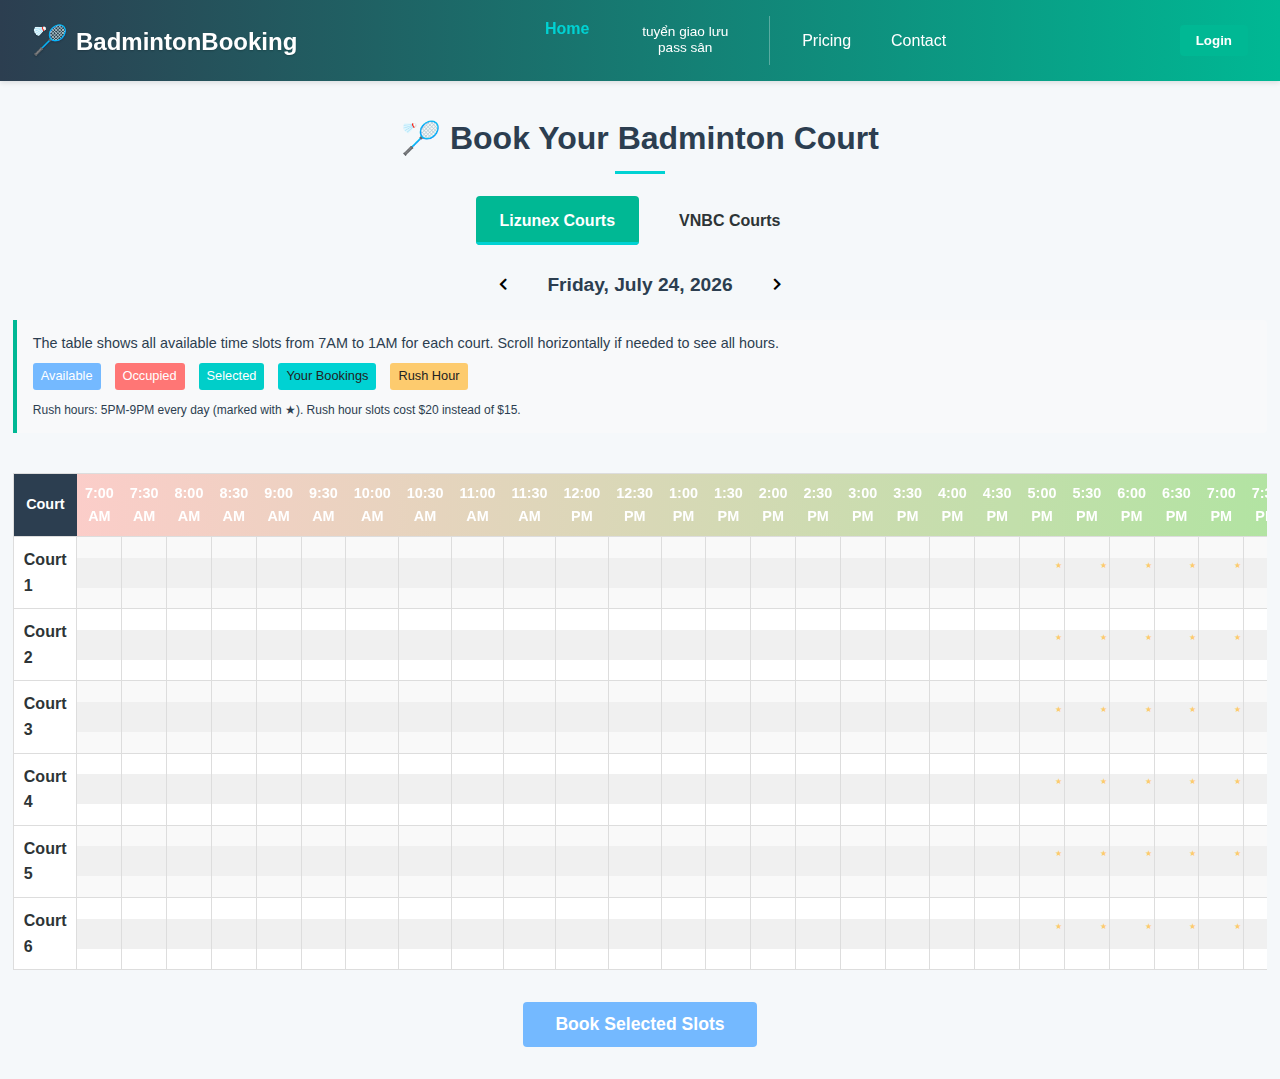
<file: index.html>
<!DOCTYPE html>
<html lang="en">
<head>
    <meta charset="UTF-8">
    <meta name="viewport" content="width=device-width, initial-scale=1.0">
    <title>Badminton Court Booking</title>
    <link rel="stylesheet" href="css/styles.css">
    <link rel="stylesheet" href="https://cdnjs.cloudflare.com/ajax/libs/font-awesome/5.15.4/css/all.min.css">
    <style>
        /* Custom styling for the new layout */
        .nav-menu {
            display: flex;
            align-items: center;
        }
        
        .nav-menu-left {
            margin-right: auto;
            border-right: 1px solid rgba(255,255,255,0.3);
            padding-right: 20px;
        }
        
        .nav-menu-right {
            margin-left: auto;
        }
        
        .nav-menu ul {
            display: flex;
            list-style: none;
            padding: 0;
            margin: 0;
        }
        
        .nav-menu-left ul li {
            margin-right: 0.8rem;
        }
        
        .nav-menu-right ul li {
            margin-left: 1.5rem;
        }
        
        .two-line-menu-item {
            display: inline-block;
            text-align: center;
            line-height: 1.2;
            font-size: 0.85rem;
        }
        
        .single-day-table {
            width: 100%;
            border-collapse: collapse;
            border: 1px solid #ddd;
            margin-top: 1rem;
        }

        .single-day-table thead tr {
            position: sticky;
            top: 0;
            z-index: 10;
        }
        
        .single-day-table th {
            padding: 8px;
            text-align: center;
            font-size: 0.9rem;
            color: white;
            position: sticky;
            top: 0;
            z-index: 10;
        }

        .table-header-lizunex {
            background: linear-gradient(to right, #ffcccb, #90EE90);
        }
        
        .table-header-vnbc {
            background: linear-gradient(to right, #d3d3d3, #90EE90);
        }
        
        .single-day-table td {
            border: 1px solid #ddd;
            padding: 0;
            height: 40px;
        }
        
        .court-name-cell {
            background-color: white;
            font-weight: bold;
            padding: 10px !important;
            text-align: left;
            width: 120px;
            position: sticky;
            left: 0;
            z-index: 5;
        }
        
        .table-row-even {
            background-color: white;
        }
        
        .table-row-odd {
            background-color: #f9f9f9;
        }
        
        /* Make header stick when scrolling */
        .single-day-table th:first-child {
            position: sticky;
            left: 0;
            z-index: 15;
            background-color: var(--secondary-color);
        }
        
        .day-selector {
            display: flex;
            align-items: center;
            justify-content: center;
            margin: 20px 0;
            gap: 10px;
        }
        
        .day-selector button {
            background-color: var(--light-bg);
            border: none;
            padding: 8px 15px;
            border-radius: 4px;
            cursor: pointer;
            transition: all 0.3s;
        }
        
        .day-selector button.active {
            background-color: var(--primary-color);
            color: white;
        }
        
        .day-selector .current-day {
            font-weight: bold;
            font-size: 1.2rem;
            padding: 0 15px;
        }
        
        .time-slot {
            display: block;
            height: 100%;
            width: 100%;
            cursor: pointer;
            transition: all 0.3s;
            position: relative;
        }
        
        /* Override the existing time-slot styling for our new layout */
        .time-slot.available {
            background-color: #f0f0f0 !important;
        }
        
        .time-slot.selected {
            background-color: var(--selected-color) !important;
            color: white !important;
        }
        
        .time-slot.occupied {
            background-color: var(--occupied-color) !important;
            color: white !important;
        }
        
        .time-slot.user-booked {
            background-color: var(--accent-color) !important;
            color: var(--dark-text) !important;
        }
        
        .time-slot.rush-hour:after {
            content: '★';
            position: absolute;
            top: 2px;
            right: 2px;
            font-size: 8px;
            color: #fdcb6e;
        }
        
        .scroll-container {
            width: 100%;
            overflow-x: auto;
            position: relative;
        }
        
        .selection-summary {
            margin-bottom: 1rem;
            padding: 1rem;
            background-color: white;
            border-radius: var(--border-radius);
            box-shadow: var(--box-shadow);
            border-left: 4px solid var(--accent-color);
            transition: background-color 0.3s, border-color 0.3s;
        }
        
        .selection-summary.valid {
            background-color: #e0f7fa;
            border-left-color: #00bcd4;
        }
        
        .selection-summary.invalid {
            background-color: #ffebee;
            border-left-color: #f44336;
        }
        
        .validation-message {
            margin-top: 10px;
            font-weight: bold;
        }
        
        .validation-message.error {
            color: #f44336;
        }
        
        .validation-message.success {
            color: #00bcd4;
        }
        
        /* Guest login modal styles */
        .guest-login-modal {
            display: none;
            position: fixed;
            top: 0;
            left: 0;
            width: 100%;
            height: 100%;
            background-color: rgba(0, 0, 0, 0.5);
            z-index: 1000;
            justify-content: center;
            align-items: center;
            backdrop-filter: blur(3px);
        }
        
        .guest-modal-content {
            background-color: white;
            border-radius: 8px;
            width: 100%;
            max-width: 700px;
            position: relative;
            box-shadow: 0 10px 25px rgba(0,0,0,0.2);
            display: flex;
            overflow: hidden;
        }
        
        .login-section {
            flex: 1;
            padding: 2rem;
            border-right: 1px solid #eee;
        }
        
        .guest-section {
            flex: 1;
            padding: 2rem;
            background-color: #f8f9fa;
        }
        
        .section-title {
            margin-bottom: 1.5rem;
            color: var(--secondary-color);
            font-size: 1.25rem;
        }
        
        .section-description {
            margin-bottom: 1.5rem;
            font-size: 0.9rem;
            color: #666;
        }
    </style>
</head>
<body id="booking-page">
    <header>
        <div class="logo">BadmintonBooking</div>
        <nav class="nav-menu">
            <div class="nav-menu-left">
                <ul>
                    <li><a href="index.html" class="active" style="margin-left: -10px;">Home</a></li>
                    <li>
                        <a href="other.html" class="two-line-menu-item" id="exchangeLink">
                            <div>tuyển giao lưu</div>
                            <div>pass sân</div>
                        </a>
                    </li>
                </ul>
            </div>
            <div class="nav-menu-right">
                <ul>
                    <li><a href="pricing.html">Pricing</a></li>
                    <li><a href="contact.html">Contact</a></li>
                </ul>
            </div>
        </nav>
        <div class="auth-container" id="authContainer">
            <button class="btn btn-primary login-btn" id="loginBtn">Login</button>
        </div>
    </header>
    
    <div class="main-container">
        <h1 class="page-title">Book Your Badminton Court</h1>
        
        <div class="admin-notice" id="adminNotice" style="display: none; background-color: #fff3cd; border: 1px solid #ffeeba; padding: 15px; margin-bottom: 20px; border-radius: 5px;">
            <h3 style="color: #856404; margin-top: 0;">Admin Access Available</h3>
            <p>You are logged in as an admin. Use the <strong>"Admin Dashboard"</strong> button in the header to access admin features.</p>
            <a href="admin/dashboard.html" class="btn admin-dashboard-btn" style="margin-top: 10px;">
                <i class="fas fa-cogs"></i> Go to Admin Dashboard
            </a>
        </div>
        
        <div class="court-tabs">
            <div class="court-tab active" data-venue="lizunex">Lizunex Courts</div>
            <div class="court-tab" data-venue="vnbc">VNBC Courts</div>
        </div>
        
        <div class="day-selector">
            <button id="prevDay"><i class="fas fa-chevron-left"></i></button>
            <div class="current-day" id="currentDayDisplay">Monday, March 10, 2025</div>
            <button id="nextDay"><i class="fas fa-chevron-right"></i></button>
        </div>
        
        <div class="booking-instructions">
            <p>The table shows all available time slots from 7AM to 1AM for each court. Scroll horizontally if needed to see all hours.</p>
            <p>
                <span class="legend-item legend-available">Available</span> 
                <span class="legend-item legend-occupied">Occupied</span> 
                <span class="legend-item legend-selected">Selected</span> 
                <span class="legend-item legend-user-booked">Your Bookings</span>
                <span class="legend-item legend-rush-hour">Rush Hour</span>
            </p>
            <p><small>Rush hours: 5PM-9PM every day (marked with ★). Rush hour slots cost $20 instead of $15.</small></p>
        </div>

        <div class="booking-calendar">
            <div class="scroll-container">
                <table class="single-day-table" id="singleDayTable">
                    <thead>
                        <tr class="table-header-lizunex">
                            <th style="width: 120px;">Court</th>
                            <!-- Time headers will be populated by JavaScript -->
                        </tr>
                    </thead>
                    <tbody id="courtTableBody">
                        <!-- Court rows will be populated by JavaScript -->
                    </tbody>
                </table>
            </div>
        </div>
        
        <div class="booking-actions">
            <div id="selectionSummary" class="selection-summary hidden">
                <h3>Selected Slots: <span id="selectedCount">0</span></h3>
                <div id="selectionDetails"></div>
                <div id="validationMessage" class="validation-message"></div>
            </div>
            <button class="btn btn-book" id="bookButton">Book Selected Slots</button>
        </div>
    </div>
    
    <!-- Regular Login Modal (for header login button and exchange link) -->
    <div class="login-modal" id="loginModal">
        <div class="modal-content">
            <span class="close-btn" id="closeLoginBtn">&times;</span>
            <div class="modal-header">
                <h2>Login</h2>
            </div>
            <form id="loginForm">
                <div class="form-group">
                    <label for="username">Username</label>
                    <input type="text" id="username" placeholder="Enter your username" required>
                </div>
                <div class="form-group">
                    <label for="password">Password</label>
                    <input type="password" id="password" placeholder="Enter your password" required>
                </div>
                <div class="modal-footer">
                    <button type="submit" class="btn btn-primary">Login</button>
                </div>
                <p class="form-note">Don't have an account? <a href="register.html">Register here</a></p>
            </form>
        </div>
    </div>
    
    <!-- Guest Login Modal (for booking button when not logged in) -->
    <div class="guest-login-modal" id="guestLoginModal">
        <div class="guest-modal-content">
            <span class="close-btn" id="closeGuestLoginBtn">&times;</span>
            
            <div class="login-section">
                <h3 class="section-title">Login or Register</h3>
                <p class="section-description">Access your account to manage your bookings and preferences.</p>
                
                <form id="guestLoginForm">
                    <div class="form-group">
                        <label for="guestUsername">Username</label>
                        <input type="text" id="guestUsername" placeholder="Enter your username" required>
                    </div>
                    <div class="form-group">
                        <label for="guestPassword">Password</label>
                        <input type="password" id="guestPassword" placeholder="Enter your password" required>
                    </div>
                    <div class="form-group">
                        <button type="submit" class="btn btn-primary">Login</button>
                    </div>
                </form>
                
                <p class="form-note">Don't have an account? <a href="register.html">Register here</a></p>
            </div>
            
            <div class="guest-section">
                <h3 class="section-title">Continue as Guest</h3>
                <p class="section-description">Book without creating an account. You'll need to provide your contact information.</p>
                
                <div class="form-group">
                    <p>You can book the selected slots as a guest and provide your details on the next screen.</p>
                    <button class="btn btn-primary" id="guestContinueBtn">Continue as Guest</button>
                </div>
            </div>
        </div>
    </div>
    
    <script src="js/booking.js"></script>
    <script>
    document.addEventListener('DOMContentLoaded', function() {
        // Initialize selectedSlots array if not already created by booking.js
        if (typeof window.selectedSlots === 'undefined') {
            window.selectedSlots = [];
        }
        
        // Reference to DOM elements
        const singleDayTable = document.getElementById('singleDayTable');
        const courtTableBody = document.getElementById('courtTableBody');
        const tableHead = singleDayTable.querySelector('thead tr');
        const currentDayDisplay = document.getElementById('currentDayDisplay');
        const prevDayBtn = document.getElementById('prevDay');
        const nextDayBtn = document.getElementById('nextDay');
        const courtTabs = document.querySelectorAll('.court-tab');
        const exchangeLink = document.getElementById('exchangeLink');
        const selectionSummary = document.getElementById('selectionSummary');
        
        // App state
        let currentDate = new Date(); // Today's date
        let currentVenue = 'lizunex';
        const courtCounts = {
            'lizunex': 6,
            'vnbc': 9
        };
        
        // Time slots from 7am to 1am with 30-minute intervals
        const timeSlots = [];
        for (let hour = 7; hour <= 24; hour++) {
            timeSlots.push(`${hour % 24}:00`);
            timeSlots.push(`${hour % 24}:30`);
        }
        timeSlots.push('1:00');
        
        // Add CSS for animations
        addAnimationStyles();
        
        // Check login requirement for exchange link
        if (exchangeLink) {
            exchangeLink.addEventListener('click', function(e) {
                const currentUser = JSON.parse(localStorage.getItem('currentUser'));
                if (!currentUser) {
                    e.preventDefault();
                    alert('Please log in to access this feature');
                    
                    // Open login modal
                    const loginModal = document.getElementById('loginModal');
                    if (loginModal) {
                        loginModal.style.display = 'flex';
                    }
                }
            });
        }
        
        // Initialize the table
        function initSingleDayTable() {
            // Clear any existing headers except the first one
            while (tableHead.children.length > 1) {
                tableHead.removeChild(tableHead.lastChild);
            }
            
            // Set the class for header row based on venue
            tableHead.className = currentVenue === 'lizunex' ? 'table-header-lizunex' : 'table-header-vnbc';
            
            // Add time headers
            timeSlots.forEach(time => {
                const th = document.createElement('th');
                // Format the time for display
                th.textContent = formatDisplayTime(time);
                tableHead.appendChild(th);
            });
            
            // Update the current day display
            updateCurrentDayDisplay();
            
            // Load stored selections
            loadSavedSelectedSlots();
            
            // Render court rows
            renderCourtRows();
        }
        
        // Load saved selected slots from localStorage for all dates
        function loadSavedSelectedSlots() {
            // Clear existing selections
            window.selectedSlots = [];
            
            // Get all localStorage keys that match the selected_slots pattern
            const dateKeys = [];
            for (let i = 0; i < localStorage.length; i++) {
                const key = localStorage.key(i);
                if (key && key.startsWith('selected_slots_')) {
                    dateKeys.push(key);
                }
            }
            
            // Load all saved selections
            dateKeys.forEach(key => {
                const savedSelections = JSON.parse(localStorage.getItem(key)) || [];
                window.selectedSlots = [...window.selectedSlots, ...savedSelections];
            });
        }
        
        function updateCurrentDayDisplay() {
            const options = { weekday: 'long', month: 'long', day: 'numeric', year: 'numeric' };
            currentDayDisplay.textContent = currentDate.toLocaleDateString('en-US', options);
            
            // Add animation to day display changes
            currentDayDisplay.classList.add('day-change');
            setTimeout(() => {
                currentDayDisplay.classList.remove('day-change');
            }, 500);
        }
        
        function renderCourtRows() {
            // Clear existing rows
            courtTableBody.innerHTML = '';
            
            // Add animation class for transition
            singleDayTable.classList.add('table-transition');
            
            // Get number of courts for current venue
            const courtCount = courtCounts[currentVenue];
            
            // Format date for data attribute
            const dateString = formatDateToYMD(currentDate);
            
            // Get selections for this date from localStorage or initialize
            const dateKey = `selected_slots_${dateString}`;
            let dateSelections = JSON.parse(localStorage.getItem(dateKey)) || [];
            
            // Generate court rows
            for (let i = 1; i <= courtCount; i++) {
                const row = document.createElement('tr');
                row.className = i % 2 === 0 ? 'table-row-even' : 'table-row-odd';
                
                // Court name cell
                const courtCell = document.createElement('td');
                courtCell.className = 'court-name-cell';
                courtCell.textContent = `Court ${i}`;
                row.appendChild(courtCell);
                
                // Calculate effective court ID (1-6 for Lizunex, 7-15 for VNBC)
                const effectiveCourtId = currentVenue === 'lizunex' ? i : i + 6;
                
                // Time slot cells
                timeSlots.forEach(time => {
                    const cell = document.createElement('td');
                    
                    // Rush hours: 5PM-9PM every day
                    const hour = parseInt(time.split(':')[0]);
                    const isRushHourSlot = hour >= 17 && hour < 21;
                    
                    // Determine if slot is occupied or booked by user
                    const isOccupied = isSlotOccupied(effectiveCourtId, dateString, time);
                    const isUserBooked = isSlotBookedByUser(effectiveCourtId, dateString, time);
                    
                    // Check if this slot is selected in our stored selections
                    const isSelected = dateSelections.some(slot => 
                        slot.courtId === effectiveCourtId && 
                        slot.date === dateString && 
                        slot.time === time
                    );
                    
                    // Create the time slot div
                    const timeSlot = document.createElement('div');
                    timeSlot.className = 'time-slot';
                    
                    // Apply appropriate classes
                    if (isUserBooked) {
                        timeSlot.classList.add('user-booked');
                    } else if (isOccupied) {
                        timeSlot.classList.add('occupied');
                    } else if (isSelected) {
                        timeSlot.classList.add('selected');
                        
                        // Make sure it's also in our global selectedSlots array
                        if (!window.selectedSlots.some(slot => 
                            slot.courtId === effectiveCourtId && 
                            slot.date === dateString && 
                            slot.time === time
                        )) {
                            window.selectedSlots.push({
                                courtId: effectiveCourtId,
                                date: dateString,
                                time: time,
                                displayTime: formatDisplayTime(time),
                                isRushHour: isRushHourSlot
                            });
                        }
                    } else {
                        timeSlot.classList.add('available');
                    }
                    
                    if (isRushHourSlot) {
                        timeSlot.classList.add('rush-hour');
                    }
                    
                    // Set data attributes
                    timeSlot.dataset.court = effectiveCourtId;
                    timeSlot.dataset.date = dateString;
                    timeSlot.dataset.time = time;
                    timeSlot.dataset.rush = isRushHourSlot ? 'true' : 'false';
                    
                    // Add time slot to cell
                    cell.appendChild(timeSlot);
                    row.appendChild(cell);
                });
                
                courtTableBody.appendChild(row);
            }
            
            // Add event listeners to time slots
            addTimeSlotListeners();
            
            // Update UI
            if (typeof window.updateSelectionSummary === 'function') {
                window.updateSelectionSummary();
            }
            
            if (typeof window.validateBookingSelection === 'function') {
                window.validateBookingSelection();
            }
            
            if (typeof window.updateBookButtonState === 'function') {
                window.updateBookButtonState();
            }
            
            // Remove animation class after animation completes
            setTimeout(() => {
                singleDayTable.classList.remove('table-transition');
            }, 300);
        }
        
        // Helper function to format date as YYYY-MM-DD
        function formatDateToYMD(date) {
            const year = date.getFullYear();
            const month = String(date.getMonth() + 1).padStart(2, '0');
            const day = String(date.getDate()).padStart(2, '0');
            return `${year}-${month}-${day}`;
        }
        
        // Navigate to previous day with animation
        prevDayBtn.addEventListener('click', function() {
            // Add exit animation
            singleDayTable.classList.add('slide-out-right');
            currentDayDisplay.classList.add('fade-out');
            
            setTimeout(() => {
                // Change date
                const newDate = new Date(currentDate);
                newDate.setDate(currentDate.getDate() - 1);
                currentDate = newDate;
                
                // Update the current day display
                updateCurrentDayDisplay();
                
                // Render with new date
                renderCourtRows();
                
                // Add entrance animation
                singleDayTable.classList.remove('slide-out-right');
                singleDayTable.classList.add('slide-in-left');
                currentDayDisplay.classList.remove('fade-out');
                currentDayDisplay.classList.add('fade-in');
                
                // Clean up animation classes
                setTimeout(() => {
                    singleDayTable.classList.remove('slide-in-left');
                    currentDayDisplay.classList.remove('fade-in');
                }, 300);
            }, 200);
        });
        
        // Navigate to next day with animation
        nextDayBtn.addEventListener('click', function() {
            // Add exit animation
            singleDayTable.classList.add('slide-out-left');
            currentDayDisplay.classList.add('fade-out');
            
            setTimeout(() => {
                // Change date
                const newDate = new Date(currentDate);
                newDate.setDate(currentDate.getDate() + 1);
                currentDate = newDate;
                
                // Update the current day display
                updateCurrentDayDisplay();
                
                // Render with new date
                renderCourtRows();
                
                // Add entrance animation
                singleDayTable.classList.remove('slide-out-left');
                singleDayTable.classList.add('slide-in-right');
                currentDayDisplay.classList.remove('fade-out');
                currentDayDisplay.classList.add('fade-in');
                
                // Clean up animation classes
                setTimeout(() => {
                    singleDayTable.classList.remove('slide-in-right');
                    currentDayDisplay.classList.remove('fade-in');
                }, 300);
            }, 200);
        });
        
        // Handle venue tab changes
        courtTabs.forEach(tab => {
            tab.addEventListener('click', function() {
                // Update active tab
                courtTabs.forEach(t => t.classList.remove('active'));
                this.classList.add('active');
                
                // Add transition effect
                singleDayTable.classList.add('fade-out');
                
                setTimeout(() => {
                    // Update current venue
                    currentVenue = this.getAttribute('data-venue');
                    
                    // Update the header class
                    tableHead.className = currentVenue === 'lizunex' ? 'table-header-lizunex' : 'table-header-vnbc';
                    
                    // Re-render court rows
                    renderCourtRows();
                    
                    // Fade back in
                    singleDayTable.classList.remove('fade-out');
                    singleDayTable.classList.add('fade-in');
                    
                    setTimeout(() => {
                        singleDayTable.classList.remove('fade-in');
                    }, 300);
                }, 200);
            });
        });
        
        // Function to add animation styles dynamically
        function addAnimationStyles() {
            const styleEl = document.createElement('style');
            styleEl.textContent = `
                /* Animation styles for table transitions */
                .table-transition {
                    transition: opacity 0.2s ease-in-out;
                    opacity: 0.8;
                }
                
                /* Day change animation */
                .day-change {
                    animation: pulse 0.5s ease-in-out;
                }
                
                @keyframes pulse {
                    0% { transform: scale(1); }
                    50% { transform: scale(1.05); color: var(--primary-color); }
                    100% { transform: scale(1); }
                }
                
                /* Slide animations for table */
                .slide-out-left {
                    animation: slideOutLeft 0.2s forwards;
                }
                
                .slide-in-right {
                    animation: slideInRight 0.2s forwards;
                }
                
                .slide-out-right {
                    animation: slideOutRight 0.2s forwards;
                }
                
                .slide-in-left {
                    animation: slideInLeft 0.2s forwards;
                }
                
                @keyframes slideOutLeft {
                    from { transform: translateX(0); opacity: 1; }
                    to { transform: translateX(-20px); opacity: 0; }
                }
                
                @keyframes slideInRight {
                    from { transform: translateX(20px); opacity: 0; }
                    to { transform: translateX(0); opacity: 1; }
                }
                
                @keyframes slideOutRight {
                    from { transform: translateX(0); opacity: 1; }
                    to { transform: translateX(20px); opacity: 0; }
                }
                
                @keyframes slideInLeft {
                    from { transform: translateX(-20px); opacity: 0; }
                    to { transform: translateX(0); opacity: 1; }
                }
                
                /* Fade animations */
                .fade-out {
                    animation: fadeOut 0.2s forwards;
                }
                
                .fade-in {
                    animation: fadeIn 0.2s forwards;
                }
                
                @keyframes fadeOut {
                    from { opacity: 1; }
                    to { opacity: 0; }
                }
                
                @keyframes fadeIn {
                    from { opacity: 0; }
                    to { opacity: 1; }
                }
                
                /* Button hover animations */
                #prevDay, #nextDay {
                    transition: transform 0.2s, background-color 0.2s;
                }
                
                #prevDay:hover, #nextDay:hover {
                    transform: scale(1.1);
                    background-color: var(--primary-color);
                    color: white;
                }
                
                /* Make day display bigger and more prominent */
                .current-day {
                    font-weight: bold;
                    font-size: 1.4rem;
                    padding: 0 20px;
                    color: var(--secondary-color);
                    transition: all 0.3s ease;
                }
            `;
            document.head.appendChild(styleEl);
        }
        
        // Function to check if a slot is booked
        function isSlotOccupied(courtId, date, time) {
            if (typeof window.isSlotOccupied === 'function') {
                return window.isSlotOccupied(courtId, date, time);
            }
            
            // Fallback implementation
            const bookings = JSON.parse(localStorage.getItem('bookings')) || [];
            return bookings.some(booking => 
                booking.courtId === courtId && 
                booking.date === date && 
                booking.time === time
            );
        }
        
        // Function to check if a slot is booked by current user
        function isSlotBookedByUser(courtId, date, time) {
            if (typeof window.isSlotBookedByUser === 'function') {
                return window.isSlotBookedByUser(courtId, date, time);
            }
            
            // Fallback implementation
            const currentUser = JSON.parse(localStorage.getItem('currentUser'));
            if (!currentUser) return false;
            
            const bookings = JSON.parse(localStorage.getItem('bookings')) || [];
            return bookings.some(booking => 
                booking.courtId === courtId && 
                booking.date === date && 
                booking.time === time && 
                booking.userId === currentUser.id
            );
        }
        
        // Function to format display time
        function formatDisplayTime(timeStr) {
            if (typeof window.formatDisplayTime === 'function') {
                return window.formatDisplayTime(timeStr);
            }
            
            // Fallback implementation
            const [hour, minute] = timeStr.split(':');
            const hourNum = parseInt(hour);
            const ampm = hourNum >= 12 ? 'PM' : 'AM';
            const hour12 = hourNum % 12 || 12;
            return `${hour12}:${minute} ${ampm}`;
        }
        
        // Initialize the table
        initSingleDayTable();
        
        // Expose necessary functions to global scope
        window.renderSingleDayTable = renderCourtRows;
        window.updateCurrentDayDisplay = updateCurrentDayDisplay;
        
        // Guest login modal functionality
        const guestLoginModal = document.getElementById('guestLoginModal');
        const closeGuestLoginBtn = document.getElementById('closeGuestLoginBtn');
        const guestLoginForm = document.getElementById('guestLoginForm');
        const guestContinueBtn = document.getElementById('guestContinueBtn');
        
        if (closeGuestLoginBtn) {
            closeGuestLoginBtn.addEventListener('click', function() {
                guestLoginModal.style.display = 'none';
            });
        }
        
        if (guestLoginForm) {
            guestLoginForm.addEventListener('submit', function(e) {
                e.preventDefault();
                
                const username = document.getElementById('guestUsername').value;
                const password = document.getElementById('guestPassword').value;
                
                // Load users from localStorage
                const storedUsers = JSON.parse(localStorage.getItem('users')) || [];
                
                const user = storedUsers.find(u => u.username === username && u.password === password);
                
                if (user) {
                    // Create a safe version of user without password
                    const safeUser = { ...user };
                    delete safeUser.password;
                    
                    // Ensure admin flag is set if username is 'admint'
                    if (safeUser.username === 'admint') {
                        safeUser.isAdmin = true;
                    }
                    
                    // Save to localStorage
                    localStorage.setItem('currentUser', JSON.stringify(safeUser));
                    
                    // Store selected slots in session storage for payment page
                    sessionStorage.setItem('selectedSlots', JSON.stringify(window.selectedSlots));
                    
                    // Redirect to payment page
                    window.location.href = 'payment.html';
                } else {
                    alert('Invalid username or password');
                }
            });
        }
        
        if (guestContinueBtn) {
            guestContinueBtn.addEventListener('click', function() {
                // Store selected slots in session storage for guest payment page
                sessionStorage.setItem('selectedSlots', JSON.stringify(window.selectedSlots));
                
                // Redirect to guest payment page
                window.location.href = 'guest-payment.html';
            });
        }
    });
</script>
</body>
</html>
</file>
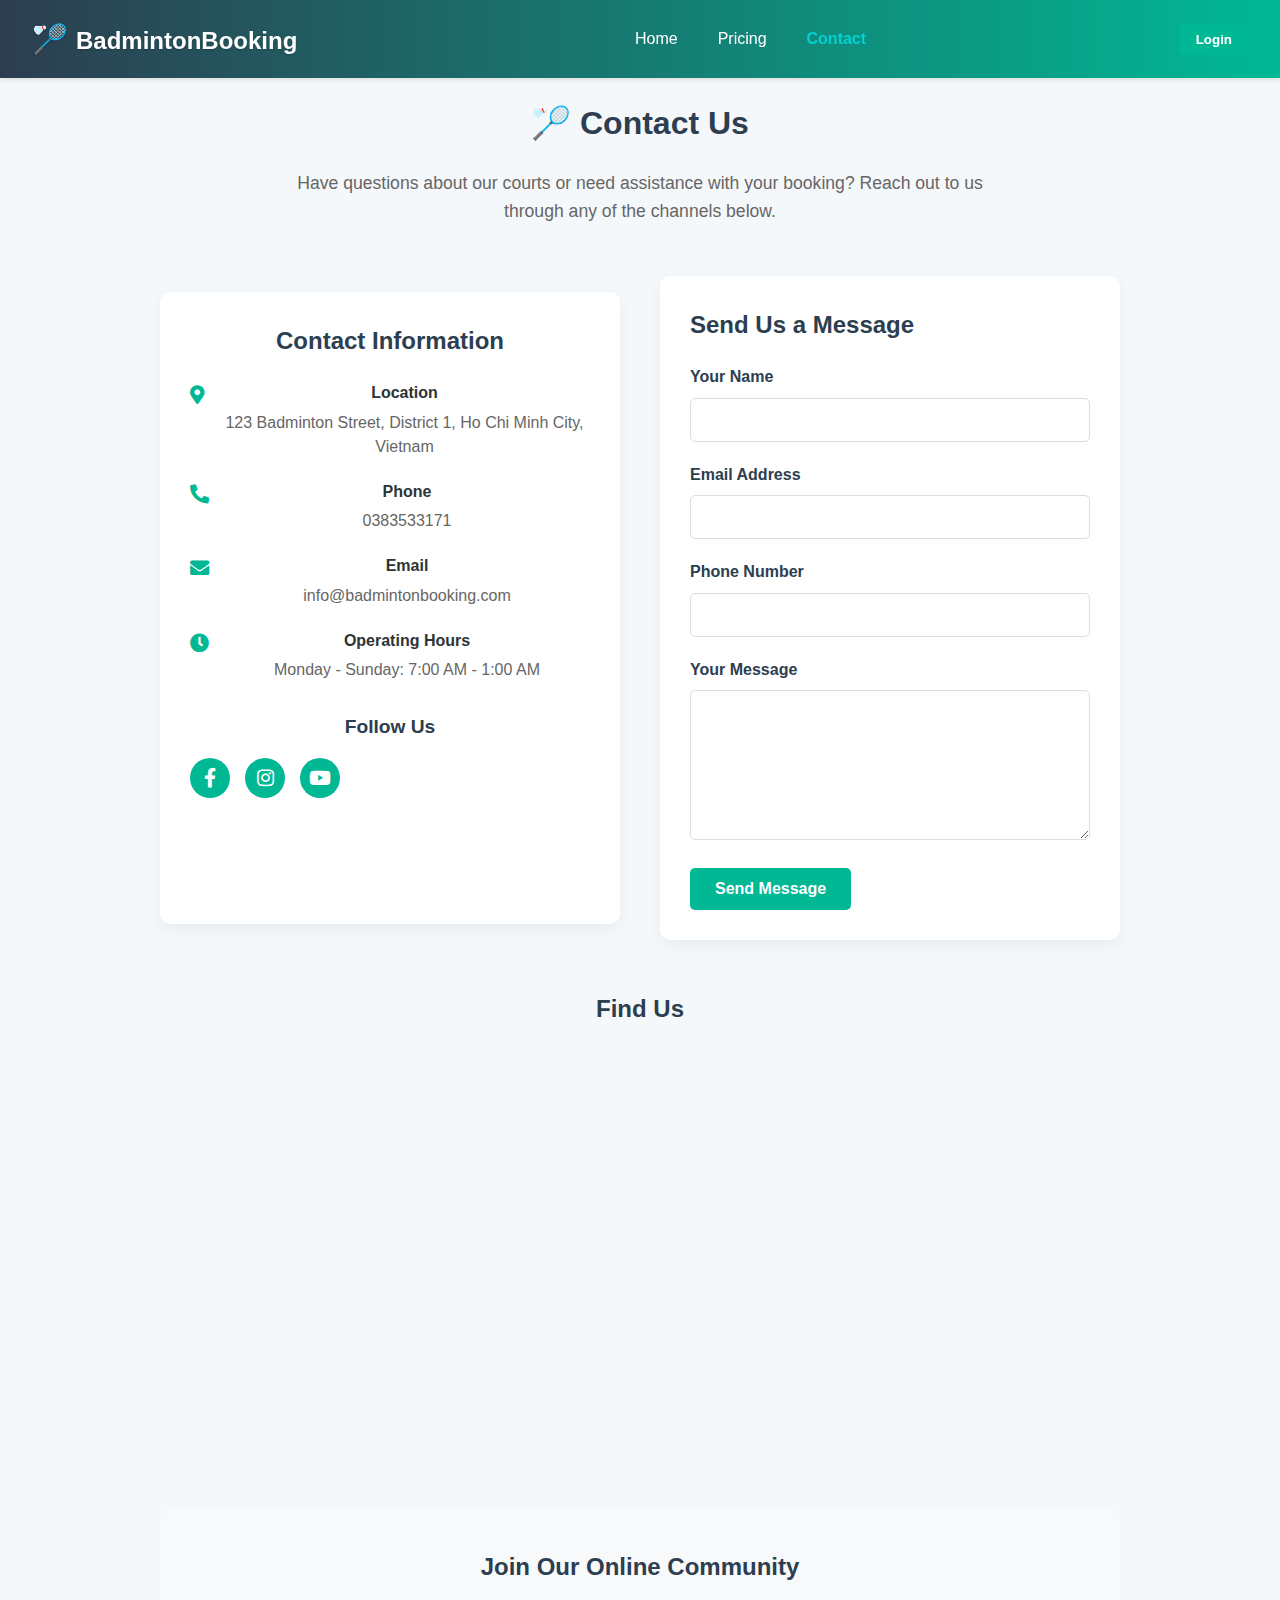
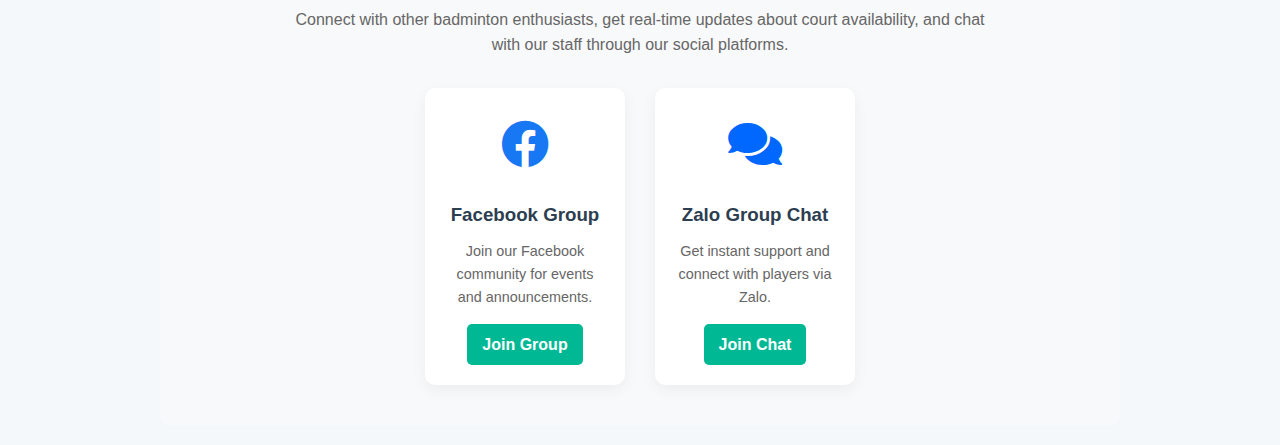
<file: contact.html>
<!DOCTYPE html>
<html lang="en">
<head>
    <meta charset="UTF-8">
    <meta name="viewport" content="width=device-width, initial-scale=1.0">
    <title>Contact Us - Badminton Court Booking</title>
    <link rel="stylesheet" href="css/styles.css">
    <link rel="stylesheet" href="https://cdnjs.cloudflare.com/ajax/libs/font-awesome/5.15.4/css/all.min.css">
    <style>
        .contact-container {
            max-width: 1000px;
            margin: 0 auto;
            padding: 20px;
        }
        
        .contact-header {
            text-align: center;
            margin-bottom: 50px;
        }
        
        .contact-header h1 {
            color: var(--secondary-color);
            margin-bottom: 20px;
        }
        
        .contact-header p {
            color: #666;
            font-size: 1.1rem;
            max-width: 700px;
            margin: 0 auto;
        }
        
        .contact-content {
            display: grid;
            grid-template-columns: 1fr 1fr;
            gap: 40px;
            margin-bottom: 50px;
        }
        
        .contact-info {
            background-color: white;
            border-radius: 10px;
            padding: 30px;
            box-shadow: 0 5px 15px rgba(0,0,0,0.05);
        }
        
        .contact-info h2 {
            color: var(--secondary-color);
            margin-top: 0;
            margin-bottom: 20px;
            font-size: 1.5rem;
        }
        
        .contact-list {
            list-style: none;
            padding: 0;
            margin: 0;
        }
        
        .contact-list li {
            display: flex;
            align-items: flex-start;
            margin-bottom: 20px;
        }
        
        .contact-list li i {
            color: var(--primary-color);
            font-size: 1.2rem;
            margin-right: 15px;
            margin-top: 5px;
        }
        
        .contact-list li .contact-text {
            flex: 1;
        }
        
        .contact-list li h3 {
            margin: 0 0 5px;
            font-size: 1rem;
        }
        
        .contact-list li p {
            margin: 0;
            color: #666;
            line-height: 1.5;
        }
        
        .social-media {
            margin-top: 30px;
        }
        
        .social-media h3 {
            margin-top: 0;
            margin-bottom: 15px;
            font-size: 1.2rem;
            color: var(--secondary-color);
        }
        
        .social-icons {
            display: flex;
            gap: 15px;
        }
        
        .social-icon {
            display: flex;
            align-items: center;
            justify-content: center;
            width: 40px;
            height: 40px;
            background-color: var(--primary-color);
            color: white;
            border-radius: 50%;
            font-size: 1.2rem;
            text-decoration: none;
            transition: all 0.3s;
        }
        
        .social-icon:hover {
            transform: translateY(-3px);
            box-shadow: 0 5px 10px rgba(0,0,0,0.1);
            background-color: #28b062;
        }
        
        .contact-form {
            background-color: white;
            border-radius: 10px;
            padding: 30px;
            box-shadow: 0 5px 15px rgba(0,0,0,0.05);
        }
        
        .contact-form h2 {
            color: var(--secondary-color);
            margin-top: 0;
            margin-bottom: 20px;
            font-size: 1.5rem;
        }
        
        .form-group {
            margin-bottom: 20px;
        }
        
        .form-group label {
            display: block;
            margin-bottom: 8px;
            font-weight: bold;
            color: var(--secondary-color);
        }
        
        .form-group input,
        .form-group textarea {
            width: 100%;
            padding: 12px;
            border: 1px solid #ddd;
            border-radius: 5px;
            font-size: 1rem;
            transition: border-color 0.3s;
        }
        
        .form-group input:focus,
        .form-group textarea:focus {
            border-color: var(--primary-color);
            outline: none;
        }
        
        .form-group textarea {
            height: 150px;
            resize: vertical;
        }
        
        .form-submit {
            background-color: var(--primary-color);
            color: white;
            border: none;
            padding: 12px 25px;
            border-radius: 5px;
            font-size: 1rem;
            font-weight: bold;
            cursor: pointer;
            transition: background-color 0.3s;
        }
        
        .form-submit:hover {
            background-color: #28b062;
        }
        
        .location-section {
            margin-top: 50px;
        }
        
        .location-section h2 {
            color: var(--secondary-color);
            text-align: center;
            margin-bottom: 30px;
        }
        
        .location-map {
            width: 100%;
            height: 400px;
            border-radius: 10px;
            overflow: hidden;
        }
        
        .location-map iframe {
            width: 100%;
            height: 100%;
            border: none;
        }
        
        .chat-section {
            margin-top: 50px;
            background-color: #f8f9fa;
            padding: 40px;
            border-radius: 10px;
            text-align: center;
        }
        
        .chat-section h2 {
            color: var(--secondary-color);
            margin-top: 0;
            margin-bottom: 20px;
        }
        
        .chat-section p {
            color: #666;
            margin-bottom: 30px;
            max-width: 700px;
            margin-left: auto;
            margin-right: auto;
        }
        
        .chat-platforms {
            display: flex;
            justify-content: center;
            gap: 30px;
            flex-wrap: wrap;
        }
        
        .chat-platform {
            background-color: white;
            border-radius: 10px;
            padding: 20px;
            width: 200px;
            box-shadow: 0 5px 15px rgba(0,0,0,0.05);
            transition: transform 0.3s;
        }
        
        .chat-platform:hover {
            transform: translateY(-5px);
        }
        
        .chat-platform-icon {
            font-size: 3rem;
            margin-bottom: 15px;
        }
        
        .chat-platform-icon.facebook {
            color: #1877f2;
        }
        
        .chat-platform-icon.zalo {
            color: #0068ff;
        }
        
        .chat-platform h3 {
            margin: 0 0 10px;
            color: var(--secondary-color);
        }
        
        .chat-platform p {
            margin: 0 0 15px;
            font-size: 0.9rem;
        }
        
        .chat-btn {
            display: inline-block;
            padding: 8px 15px;
            background-color: var(--primary-color);
            color: white;
            border-radius: 5px;
            text-decoration: none;
            font-weight: bold;
            transition: background-color 0.3s;
        }
        
        .chat-btn:hover {
            background-color: #28b062;
        }
        
        @media (max-width: 768px) {
            .contact-content {
                grid-template-columns: 1fr;
            }
            
            .chat-platforms {
                flex-direction: column;
                align-items: center;
            }
            
            .chat-platform {
                width: 100%;
                max-width: 300px;
            }
        }
    </style>
</head>
<body>
    <header>
        <div class="logo">BadmintonBooking</div>
        <nav>
            <ul>
                <li><a href="index.html">Home</a></li>
                <li><a href="pricing.html">Pricing</a></li>
                <li><a href="contact.html" class="active">Contact</a></li>
            </ul>
        </nav>
        <div class="auth-container" id="authContainer">
            <button class="btn btn-primary login-btn" id="loginBtn">Login</button>
        </div>
    </header>
    
    <div class="contact-container">
        <div class="contact-header">
            <h1>Contact Us</h1>
            <p>Have questions about our courts or need assistance with your booking? Reach out to us through any of the channels below.</p>
        </div>
        
        <div class="contact-content">
            <div class="contact-info">
                <h2>Contact Information</h2>
                <ul class="contact-list">
                    <li>
                        <i class="fas fa-map-marker-alt"></i>
                        <div class="contact-text">
                            <h3>Location</h3>
                            <p>123 Badminton Street, District 1, Ho Chi Minh City, Vietnam</p>
                        </div>
                    </li>
                    <li>
                        <i class="fas fa-phone-alt"></i>
                        <div class="contact-text">
                            <h3>Phone</h3>
                            <p>0383533171</p>
                        </div>
                    </li>
                    <li>
                        <i class="fas fa-envelope"></i>
                        <div class="contact-text">
                            <h3>Email</h3>
                            <p>info@badmintonbooking.com</p>
                        </div>
                    </li>
                    <li>
                        <i class="fas fa-clock"></i>
                        <div class="contact-text">
                            <h3>Operating Hours</h3>
                            <p>Monday - Sunday: 7:00 AM - 1:00 AM</p>
                        </div>
                    </li>
                </ul>
                
                <div class="social-media">
                    <h3>Follow Us</h3>
                    <div class="social-icons">
                        <a href="https://facebook.com" class="social-icon" target="_blank"><i class="fab fa-facebook-f"></i></a>
                        <a href="https://instagram.com" class="social-icon" target="_blank"><i class="fab fa-instagram"></i></a>
                        <a href="https://youtube.com" class="social-icon" target="_blank"><i class="fab fa-youtube"></i></a>
                    </div>
                </div>
            </div>
            
            <div class="contact-form">
                <h2>Send Us a Message</h2>
                <form id="contactForm">
                    <div class="form-group">
                        <label for="name">Your Name</label>
                        <input type="text" id="name" name="name" required>
                    </div>
                    
                    <div class="form-group">
                        <label for="email">Email Address</label>
                        <input type="email" id="email" name="email" required>
                    </div>
                    
                    <div class="form-group">
                        <label for="phone">Phone Number</label>
                        <input type="tel" id="phone" name="phone">
                    </div>
                    
                    <div class="form-group">
                        <label for="message">Your Message</label>
                        <textarea id="message" name="message" required></textarea>
                    </div>
                    
                    <button type="submit" class="form-submit">Send Message</button>
                </form>
            </div>
        </div>
        
        <div class="location-section">
            <h2>Find Us</h2>
            <div class="location-map">
                <iframe src="https://www.google.com/maps/embed?pb=!1m18!1m12!1m3!1d3919.5135153955656!2d106.69098017474237!3d10.771636189387337!2m3!1f0!2f0!3f0!3m2!1i1024!2i768!4f13.1!3m3!1m2!1s0x31752f40a3b49e59%3A0xa1bd14e483721cf1!2sDistrict%201%2C%20Ho%20Chi%20Minh%20City%2C%20Vietnam!5e0!3m2!1sen!2s!4v1719546841846!5m2!1sen!2s" allowfullscreen="" loading="lazy" referrerpolicy="no-referrer-when-downgrade"></iframe>
            </div>
        </div>
        
        <div class="chat-section">
            <h2>Join Our Online Community</h2>
            <p>Connect with other badminton enthusiasts, get real-time updates about court availability, and chat with our staff through our social platforms.</p>
            
            <div class="chat-platforms">
                <div class="chat-platform">
                    <div class="chat-platform-icon facebook">
                        <i class="fab fa-facebook"></i>
                    </div>
                    <h3>Facebook Group</h3>
                    <p>Join our Facebook community for events and announcements.</p>
                    <a href="https://facebook.com/groups/badmintonbooking" class="chat-btn" target="_blank">Join Group</a>
                </div>
                
                <div class="chat-platform">
                    <div class="chat-platform-icon zalo">
                        <i class="fas fa-comments"></i>
                    </div>
                    <h3>Zalo Group Chat</h3>
                    <p>Get instant support and connect with players via Zalo.</p>
                    <a href="https://zalo.me/g/badmintonbooking" class="chat-btn" target="_blank">Join Chat</a>
                </div>
            </div>
        </div>
    </div>
    
    <script>
        document.addEventListener('DOMContentLoaded', function() {
            // Login button functionality
            const loginBtn = document.getElementById('loginBtn');
            const authContainer = document.getElementById('authContainer');
            
            // Check if user is logged in
            const storedUser = localStorage.getItem('currentUser');
            if (storedUser) {
                const user = JSON.parse(storedUser);
                const isAdmin = user.username === 'admint' || user.isAdmin === true;
                
                if (isAdmin) {
                    authContainer.innerHTML = `
                        <div class="user-info">
                            <span class="user-name">Admin: ${user.name}</span>
                        </div>
                        <a href="admin/dashboard.html" class="admin-dashboard-btn">
                            <i class="fas fa-cogs"></i> Admin Dashboard
                        </a>
                        <button class="btn btn-danger" id="logoutBtn">Logout</button>
                    `;
                } else {
                    authContainer.innerHTML = `
                        <div class="user-info">
                            <span class="user-name">Welcome, ${user.name}</span>
                        </div>
                        <button class="btn btn-danger" id="logoutBtn">Logout</button>
                    `;
                }
                
                document.getElementById('logoutBtn').addEventListener('click', function() {
                    localStorage.removeItem('currentUser');
                    window.location.reload();
                });
            } else {
                loginBtn.addEventListener('click', function() {
                    window.location.href = 'index.html';
                });
            }
            
            // Contact form submission
            const contactForm = document.getElementById('contactForm');
            if (contactForm) {
                contactForm.addEventListener('submit', function(e) {
                    e.preventDefault();
                    alert('Thank you for your message! We will get back to you soon.');
                    contactForm.reset();
                });
            }
        });
    </script>
</body>
</html>
</file>
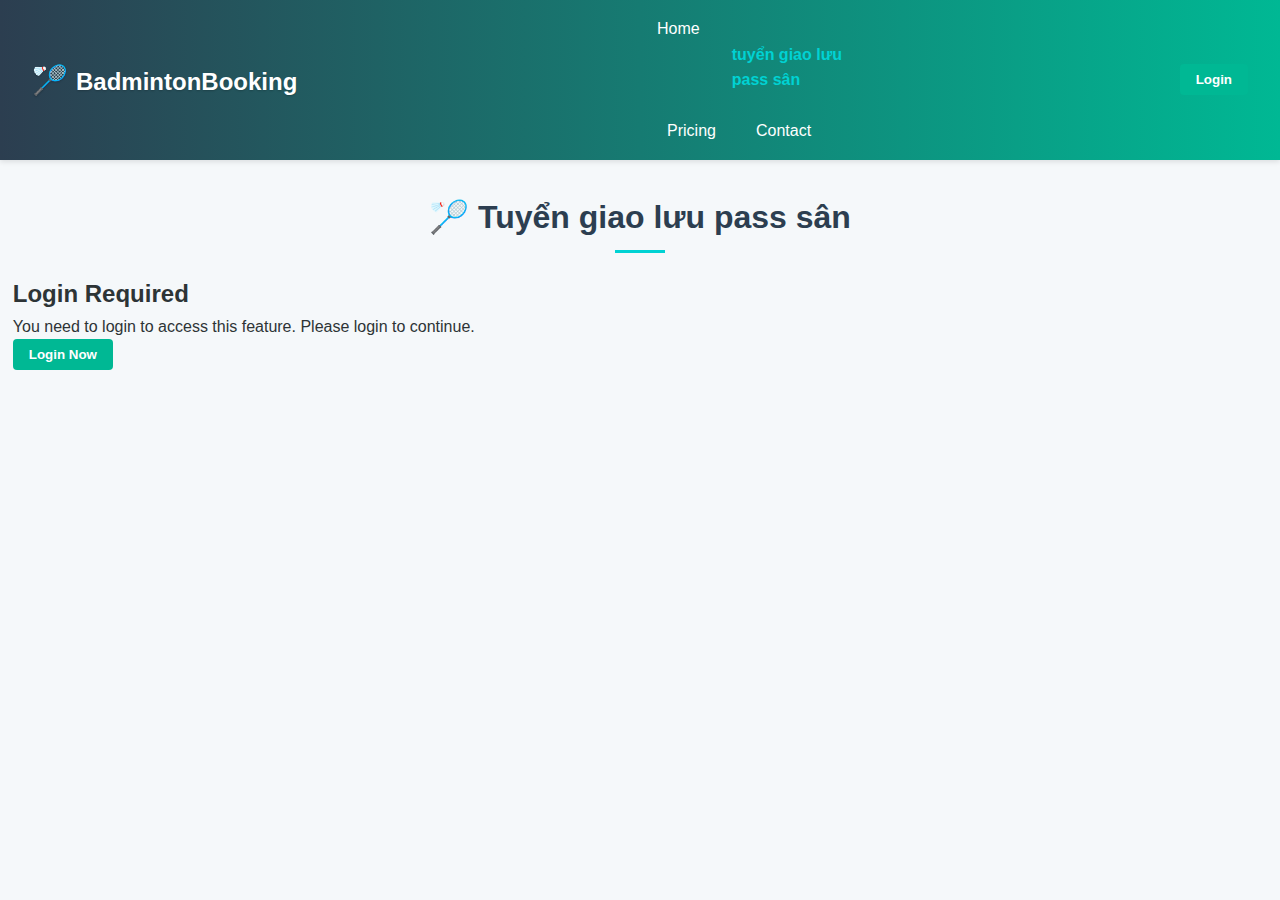
<file: other.html>
<!DOCTYPE html>
<html lang="en">
<head>
    <meta charset="UTF-8">
    <meta name="viewport" content="width=device-width, initial-scale=1.0">
    <title>Tuyển giao lưu pass sân - Badminton Court Booking</title>
    <link rel="stylesheet" href="css/styles.css">
    <link rel="stylesheet" href="https://cdnjs.cloudflare.com/ajax/libs/font-awesome/5.15.4/css/all.min.css">
</head>
<body>
    <header>
        <div class="logo">BadmintonBooking</div>
        <nav class="nav-menu">
            <div class="nav-menu-left">
                <ul>
                    <li><a href="index.html" style="margin-left: -10px;">Home</a></li>
                    <li>
                        <a href="other.html" class="two-line-menu-item active">
                            <div>tuyển giao lưu</div>
                            <div>pass sân</div>
                        </a>
                    </li>
                </ul>
            </div>
            <div class="nav-menu-right">
                <ul>
                    <li><a href="pricing.html">Pricing</a></li>
                    <li><a href="contact.html">Contact</a></li>
                </ul>
            </div>
        </nav>
        <div class="auth-container" id="authContainer">
            <button class="btn btn-primary login-btn" id="loginBtn">Login</button>
        </div>
    </header>
    
    <div class="main-container">
        <h1 class="page-title">Tuyển giao lưu pass sân</h1>
        
        <div id="contentArea">
            <!-- Content will be populated by JavaScript based on login status -->
        </div>
    </div>
    
    <div class="login-modal" id="loginModal">
        <div class="modal-content">
            <span class="close-btn" id="closeLoginBtn">&times;</span>
            <div class="modal-header">
                <h2>Login Required</h2>
            </div>
            <form id="loginForm">
                <div class="form-group">
                    <label for="username">Username</label>
                    <input type="text" id="username" placeholder="Enter your username" required>
                </div>
                <div class="form-group">
                    <label for="password">Password</label>
                    <input type="password" id="password" placeholder="Enter your password" required>
                </div>
                <div class="modal-footer">
                    <button type="submit" class="btn btn-primary">Login</button>
                </div>
                <p class="form-note">Don't have an account? <a href="register.html">Register here</a></p>
            </form>
        </div>
    </div>
    
    <script>
        document.addEventListener('DOMContentLoaded', function() {
            const authContainer = document.getElementById('authContainer');
            const contentArea = document.getElementById('contentArea');
            const loginBtn = document.getElementById('loginBtn');
            const loginModal = document.getElementById('loginModal');
            const closeLoginBtn = document.getElementById('closeLoginBtn');
            const loginForm = document.getElementById('loginForm');
            
            // Check if user is logged in
            const storedUser = localStorage.getItem('currentUser');
            let currentUser = null;
            
            if (storedUser) {
                currentUser = JSON.parse(storedUser);
                
                // Update auth display
                let adminButton = '';
                if (currentUser.isAdmin || currentUser.username === 'admint') {
                    adminButton = `
                        <a href="admin/dashboard.html" class="admin-dashboard-btn">
                            <i class="fas fa-cogs"></i> Admin Dashboard
                        </a>
                    `;
                }
                
                authContainer.innerHTML = `
                    <div class="user-info">
                        <span class="user-name">Welcome, ${currentUser.name}</span>
                    </div>
                    ${adminButton}
                    <button class="btn btn-danger" id="logoutBtn">Logout</button>
                `;
                
                document.getElementById('logoutBtn').addEventListener('click', function() {
                    localStorage.removeItem('currentUser');
                    window.location.reload();
                });
                
                // Show content for logged in users
                contentArea.innerHTML = `
                    <div class="content-section">
                        <h2>Tìm kiếm đối thủ giao lưu</h2>
                        <p>Bạn có thể đăng tìm đối thủ hoặc duyệt các bài đăng hiện có.</p>
                        
                        <div class="form-group">
                            <button class="btn btn-primary">Đăng tin tìm đối thủ</button>
                            <button class="btn btn-primary">Xem các bài đăng</button>
                        </div>
                    </div>
                    
                    <div class="content-section">
                        <h2>Pass sân</h2>
                        <p>Đăng ký pass sân hoặc tìm sân đang cần pass.</p>
                        
                        <div class="form-group">
                            <button class="btn btn-primary">Đăng tin pass sân</button>
                            <button class="btn btn-primary">Tìm sân pass</button>
                        </div>
                    </div>
                `;
            } else {
                // User is not logged in
                authContainer.innerHTML = `
                    <button class="btn btn-primary login-btn" id="loginBtn">Login</button>
                `;
                
                // Show login required message
                contentArea.innerHTML = `
                    <div class="login-required">
                        <h2>Login Required</h2>
                        <p>You need to login to access this feature. Please login to continue.</p>
                        <button class="btn btn-primary" id="showLoginBtn">Login Now</button>
                    </div>
                `;
                
                // Add event listener to login button
                document.getElementById('showLoginBtn').addEventListener('click', function() {
                    loginModal.style.display = 'flex';
                });
            }
            
            // Auth related event listeners
            if (loginBtn) {
                loginBtn.addEventListener('click', function() {
                    loginModal.style.display = 'flex';
                });
            }
            
            if (closeLoginBtn) {
                closeLoginBtn.addEventListener('click', function() {
                    loginModal.style.display = 'none';
                });
            }
            
            window.addEventListener('click', function(e) {
                if (e.target === loginModal) {
                    loginModal.style.display = 'none';
                }
            });
            
            if (loginForm) {
                loginForm.addEventListener('submit', function(e) {
                    e.preventDefault();
                    
                    const username = document.getElementById('username').value;
                    const password = document.getElementById('password').value;
                    
                    // Get users from localStorage
                    const storedUsers = JSON.parse(localStorage.getItem('users')) || [];
                    
                    const user = storedUsers.find(u => u.username === username && u.password === password);
                    
                    if (user) {
                        // Create a safe version of user without password
                        const safeUser = { ...user };
                        delete safeUser.password;
                        
                        // Ensure admin flag is set if username is 'admint'
                        if (safeUser.username === 'admint') {
                            safeUser.isAdmin = true;
                        }
                        
                        // Save to localStorage
                        localStorage.setItem('currentUser', JSON.stringify(safeUser));
                        
                        // Reload page to show content
                        window.location.reload();
                    } else {
                        alert('Invalid username or password');
                    }
                });
            }
        });
    </script>
</body>
</html>
</file>
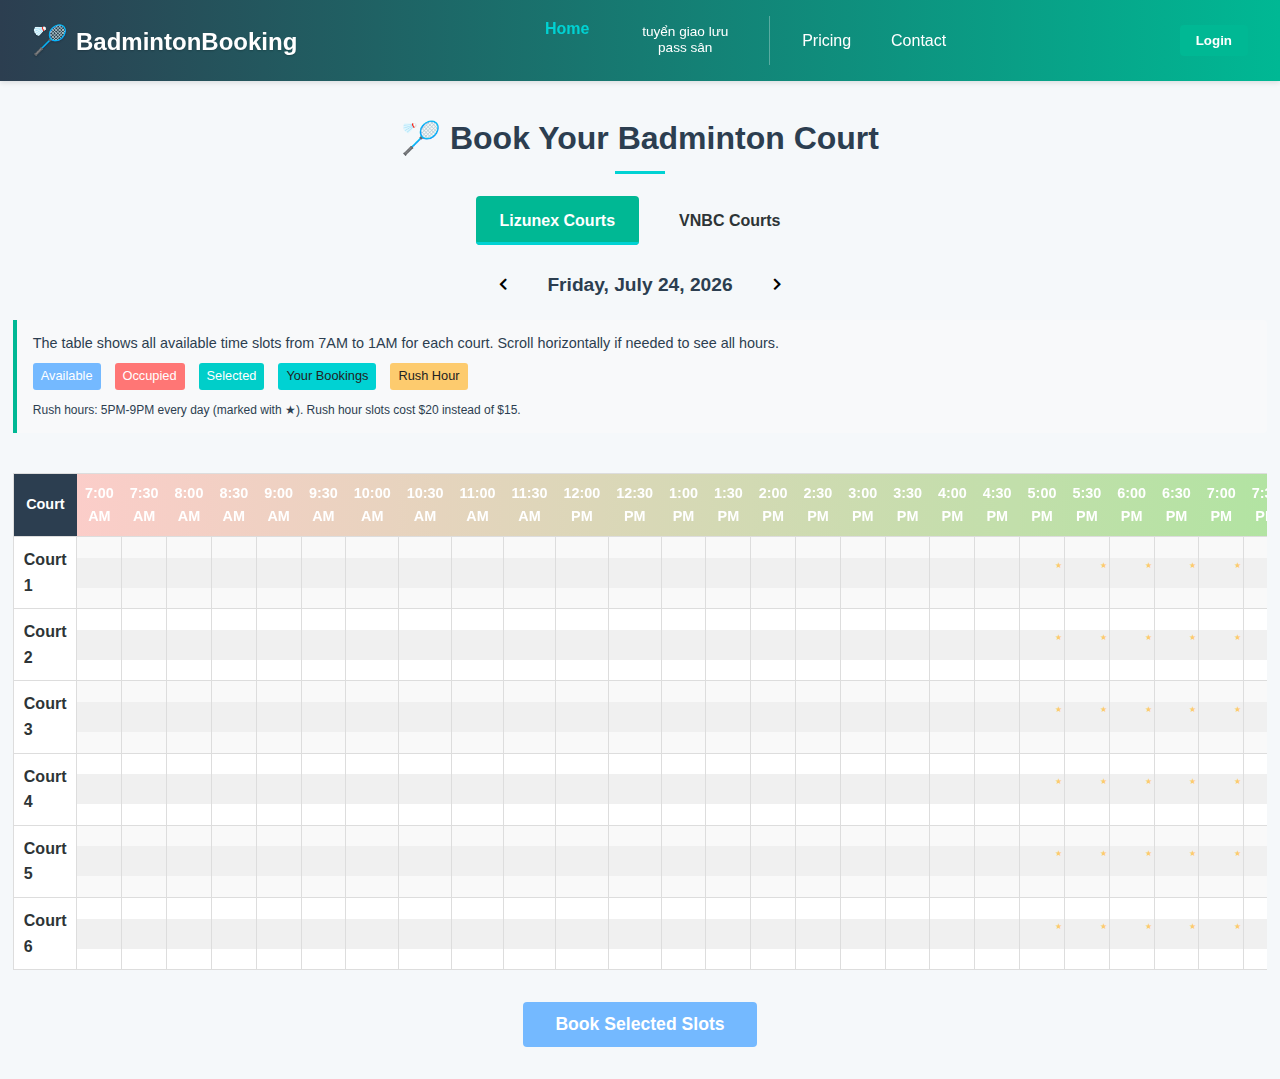
<file: payment.html>
<!DOCTYPE html>
<html lang="en">
<head>
    <meta charset="UTF-8">
    <meta name="viewport" content="width=device-width, initial-scale=1.0">
    <title>Payment Confirmation - Badminton Court Booking</title>
    <link rel="stylesheet" href="css/styles.css">
    <link rel="stylesheet" href="https://cdnjs.cloudflare.com/ajax/libs/font-awesome/5.15.4/css/all.min.css">
</head>
<body id="payment-page">
    <header>
        <div class="logo">BadmintonBooking</div>
        <nav>
            <ul>
                <li><a href="index.html">Home</a></li>
                <li><a href="courts.html">Courts</a></li>
                <li><a href="pricing.html">Pricing</a></li>
                <li><a href="contact.html">Contact</a></li>
            </ul>
        </nav>
        <div class="auth-container" id="authContainer">
            <!-- Will be populated by JavaScript -->
        </div>
    </header>
    
    <div class="main-container">
        <div id="bookingStep">
            <h1 class="page-title">Booking Confirmation</h1>
            
            <div class="payment-card">
                <div class="booking-summary">
                    <h2 class="summary-title">Your Booking Summary</h2>
                    
                    <table class="summary-table">
                        <thead>
                            <tr>
                                <th>Court</th>
                                <th>Date</th>
                                <th>Time</th>
                                <th>Price</th>
                            </tr>
                        </thead>
                        <tbody id="bookingSummaryTable">
                            <!-- Will be populated by JavaScript -->
                        </tbody>
                    </table>
                    
                    <div class="price-summary">
                        <div class="price-row">
                            <span>Subtotal:</span>
                            <span id="subtotalPrice">$0.00</span>
                        </div>
                        <div class="price-row">
                            <span>Booking Fee:</span>
                            <span id="bookingFee">$2.00</span>
                        </div>
                        <div class="price-row total-price">
                            <span>Total:</span>
                            <span id="totalPrice">$0.00</span>
                        </div>
                    </div>
                </div>
                
                <div class="contact-method">
                    <h2 class="contact-title">Complete Your Booking</h2>
                    
                    <div class="contact-info">
                        <p class="instruction">Please call the following number to confirm your booking and make payment:</p>
                        <div class="phone-number">0383533171</div>
                        <p class="instruction">Have your booking details ready. An employee will assist you with confirming your booking and processing payment.</p>
                        <p class="instruction"><strong>Note:</strong> Your booking will be held for 1 hour. If not confirmed within this time, it will be automatically cancelled.</p>
                    </div>
                </div>
                
                <div class="action-buttons">
                    <button class="btn btn-back" id="backButton">Back to Home</button>
                    <button class="btn btn-primary" id="confirmButton">Confirm Booking</button>
                </div>
            </div>
        </div>
        
        <!-- Confirmation Success step -->
        <div id="confirmationStep" class="hidden">
            <h1 class="page-title">Booking Successfully Created</h1>
            
            <div class="payment-card">
                <div class="success-icon">
                    <svg width="80" height="80" viewBox="0 0 24 24" fill="none" stroke="#2ecc71" stroke-width="2" stroke-linecap="round" stroke-linejoin="round">
                        <path d="M22 11.08V12a10 10 0 1 1-5.93-9.14"></path>
                        <polyline points="22 4 12 14.01 9 11.01"></polyline>
                    </svg>
                </div>
                
                <div class="confirmation-details" id="confirmationDetails">
                    <!-- Will be populated by JavaScript -->
                </div>
                
                <div class="contact-info">
                    <p class="instruction">Please call our staff at the following number to arrange payment:</p>
                    <div class="phone-number">0383533171</div>
                    <p class="instruction">Have your booking reference number ready.</p>
                </div>
                
                <div class="action-buttons">
                    <button class="btn btn-primary" id="returnHomeButton">Return to Home</button>
                </div>
            </div>
        </div>
    </div>
    
    <script src="js/payment.js"></script>
</body>
</html>
</file>
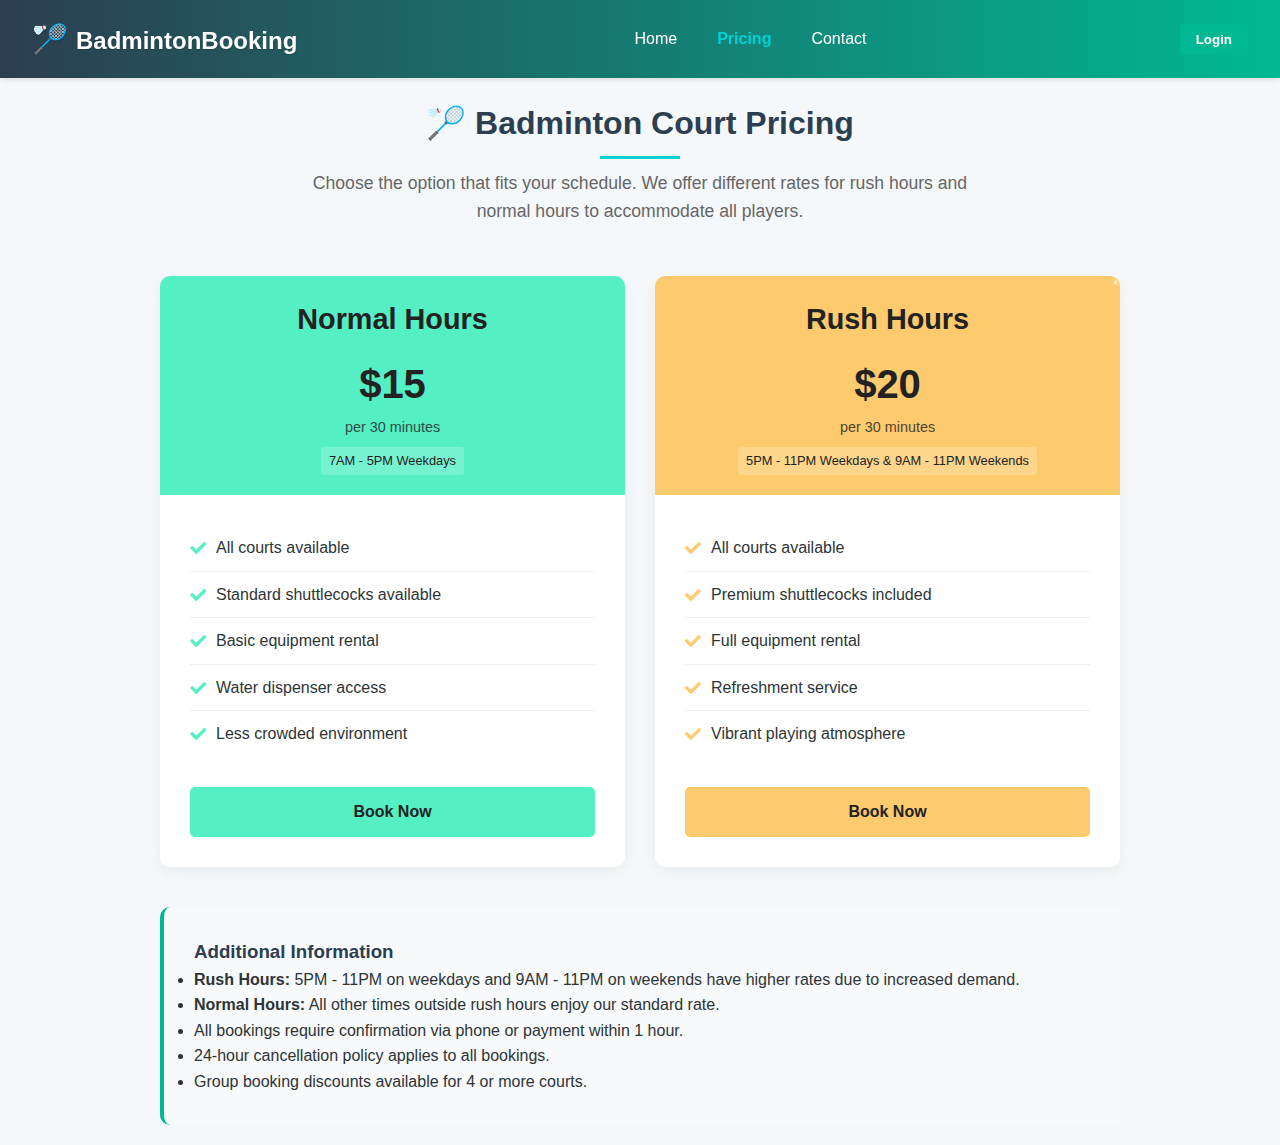
<file: pricing.html>
<!DOCTYPE html>
<html lang="en">
<head>
    <meta charset="UTF-8">
    <meta name="viewport" content="width=device-width, initial-scale=1.0">
    <title>Pricing - Badminton Court Booking</title>
    <link rel="stylesheet" href="css/styles.css">
    <link rel="stylesheet" href="https://cdnjs.cloudflare.com/ajax/libs/font-awesome/5.15.4/css/all.min.css">
    <style>
        .pricing-container {
            max-width: 1000px;
            margin: 0 auto;
            padding: 20px;
        }
        
        .pricing-header {
            text-align: center;
            margin-bottom: 50px;
        }
        
        .pricing-header h1 {
            color: var(--secondary-color);
            margin-bottom: 20px;
            position: relative;
        }
        
        .pricing-header h1:after {
            content: '';
            position: absolute;
            bottom: -10px;
            left: 50%;
            transform: translateX(-50%);
            width: 80px;
            height: 3px;
            background-color: var(--accent-color);
        }
        
        .pricing-header p {
            color: #666;
            font-size: 1.1rem;
            max-width: 700px;
            margin: 0 auto;
        }
        
        .pricing-cards {
            display: grid;
            grid-template-columns: repeat(2, 1fr);
            gap: 30px;
            margin-bottom: 40px;
        }
        
        .pricing-card {
            background-color: white;
            border-radius: 10px;
            box-shadow: 0 5px 15px rgba(0,0,0,0.05);
            overflow: hidden;
            transition: transform 0.3s, box-shadow 0.3s;
        }
        
        .pricing-card:hover {
            transform: translateY(-5px);
            box-shadow: 0 10px 25px rgba(0,0,0,0.1);
        }
        
        .pricing-card-header {
            background-color: var(--primary-color);
            color: white;
            padding: 20px;
            text-align: center;
            position: relative;
            overflow: hidden;
        }
        
        .pricing-card-header:before {
            content: '';
            position: absolute;
            top: 0;
            left: 0;
            width: 100%;
            height: 100%;
            background-image: linear-gradient(to right, rgba(0,184,148,0), rgba(0,210,211,0.3));
            z-index: 1;
        }
        
        .pricing-card.rush-hour .pricing-card-header {
            background-color: var(--rush-hour-color);
            color: var(--dark-text);
        }
        
        .pricing-card.normal-hour .pricing-card-header {
            background-color: var(--normal-hour-color);
            color: var(--dark-text);
        }
        
        .pricing-card.rush-hour .pricing-card-header:before {
            background-image: linear-gradient(to right, rgba(253,203,110,0), rgba(253,203,110,0.3));
        }
        
        .pricing-card.normal-hour .pricing-card-header:before {
            background-image: linear-gradient(to right, rgba(85,239,196,0), rgba(85,239,196,0.3));
        }
        
        .pricing-card h2 {
            margin: 0;
            font-size: 1.8rem;
            position: relative;
            z-index: 2;
        }
        
        .pricing-price {
            font-size: 2.5rem;
            font-weight: bold;
            margin: 10px 0 0;
            position: relative;
            z-index: 2;
        }
        
        .pricing-period {
            font-size: 0.9rem;
            opacity: 0.8;
            position: relative;
            z-index: 2;
        }
        
        .pricing-card-body {
            padding: 30px;
        }
        
        .pricing-features {
            list-style: none;
            padding: 0;
            margin: 0 0 30px;
        }
        
        .pricing-features li {
            padding: 10px 0;
            border-bottom: 1px solid #f0f0f0;
            display: flex;
            align-items: center;
        }
        
        .pricing-features li:last-child {
            border-bottom: none;
        }
        
        .pricing-features li i {
            color: var(--primary-color);
            margin-right: 10px;
            width: 16px;
            text-align: center;
        }
        
        .pricing-card.rush-hour .pricing-features li i {
            color: var(--rush-hour-color);
        }
        
        .pricing-card.normal-hour .pricing-features li i {
            color: var(--normal-hour-color);
        }
        
        .pricing-btn {
            display: block;
            text-align: center;
            text-decoration: none;
            background-color: var(--primary-color);
            color: white;
            padding: 12px 20px;
            border-radius: 5px;
            font-weight: bold;
            transition: background-color 0.3s, transform 0.3s;
        }
        
        .pricing-card.rush-hour .pricing-btn {
            background-color: var(--rush-hour-color);
            color: var(--dark-text);
        }
        
        .pricing-card.normal-hour .pricing-btn {
            background-color: var(--normal-hour-color);
            color: var(--dark-text);
        }
        
        .pricing-btn:hover {
            background-color: #28b062;
            transform: translateY(-2px);
        }
        
        .pricing-card.rush-hour .pricing-btn:hover {
            background-color: #f9b846;
        }
        
        .pricing-card.normal-hour .pricing-btn:hover {
            background-color: #41d6aa;
        }
        
        .pricing-time-badge {
            display: inline-block;
            padding: 4px 8px;
            background-color: rgba(255, 255, 255, 0.2);
            border-radius: 3px;
            font-size: 0.8rem;
            margin-top: 8px;
            font-weight: normal;
            position: relative;
            z-index: 2;
        }
        
        .pricing-notes {
            background-color: #f8f9fa;
            padding: 30px;
            border-radius: 10px;
            margin-top: 40px;
            border-left: 4px solid var(--primary-color);
        }
        
        .pricing-notes h3 {
            color: var(--secondary-color);
            margin-top: 0;
        }
        
        .admin-edit-price {
            background-color: rgba(0,0,0,0.05);
            border-radius: 5px;
            padding: 20px;
            margin-top: 20px;
            display: none; /* Hidden by default, shown for admin */
        }
        
        .admin-edit-price h3 {
            margin-top: 0;
            color: var(--secondary-color);
        }
        
        .admin-price-form {
            display: grid;
            grid-template-columns: 1fr 1fr;
            gap: 10px;
        }
        
        .admin-price-form .form-group {
            margin-bottom: 15px;
        }
        
        .admin-price-form label {
            display: block;
            margin-bottom: 5px;
            font-weight: bold;
        }
        
        .admin-price-form input {
            width: 100%;
            padding: 8px;
            border: 1px solid #ddd;
            border-radius: 4px;
        }
        
        .admin-price-form button {
            grid-column: span 2;
            background-color: var(--primary-color);
            color: white;
            border: none;
            padding: 10px;
            border-radius: 4px;
            cursor: pointer;
            font-weight: bold;
        }
        
        .admin-price-form button:hover {
            background-color: #028f74;
        }
        
        @media (max-width: 768px) {
            .pricing-cards {
                grid-template-columns: 1fr;
            }
            
            .admin-price-form {
                grid-template-columns: 1fr;
            }
            
            .admin-price-form button {
                grid-column: 1;
            }
        }
        
        /* Add badminton icon to logo */
        .logo:before {
            content: "🏸 ";
            font-size: 1.2em;
        }
        
        /* Add badminton icon to page title */
        .pricing-header h1:before {
            content: "🏸 ";
        }
    </style>
</head>
<body>
    <header>
        <div class="logo">BadmintonBooking</div>
        <nav>
            <ul>
                <li><a href="index.html">Home</a></li>
                <li><a href="pricing.html" class="active">Pricing</a></li>
                <li><a href="contact.html">Contact</a></li>
            </ul>
        </nav>
        <div class="auth-container" id="authContainer">
            <button class="btn btn-primary login-btn" id="loginBtn">Login</button>
        </div>
    </header>
    
    <div class="pricing-container">
        <div class="pricing-header">
            <h1>Badminton Court Pricing</h1>
            <p>Choose the option that fits your schedule. We offer different rates for rush hours and normal hours to accommodate all players.</p>
        </div>
        
        <div class="pricing-cards">
            <!-- Normal Hour Card -->
            <div class="pricing-card normal-hour">
                <div class="pricing-card-header">
                    <h2>Normal Hours</h2>
                    <div class="pricing-price">$<span id="normalHourPrice">15</span></div>
                    <div class="pricing-period">per 30 minutes</div>
                    <div class="pricing-time-badge">7AM - 5PM Weekdays</div>
                </div>
                <div class="pricing-card-body">
                    <ul class="pricing-features">
                        <li><i class="fas fa-check"></i> All courts available</li>
                        <li><i class="fas fa-check"></i> Standard shuttlecocks available</li>
                        <li><i class="fas fa-check"></i> Basic equipment rental</li>
                        <li><i class="fas fa-check"></i> Water dispenser access</li>
                        <li><i class="fas fa-check"></i> Less crowded environment</li>
                    </ul>
                    <a href="index.html" class="pricing-btn">Book Now</a>
                </div>
            </div>
            
            <!-- Rush Hour Card -->
            <div class="pricing-card rush-hour">
                <div class="pricing-card-header">
                    <h2>Rush Hours</h2>
                    <div class="pricing-price">$<span id="rushHourPrice">20</span></div>
                    <div class="pricing-period">per 30 minutes</div>
                    <div class="pricing-time-badge">5PM - 11PM Weekdays & 9AM - 11PM Weekends</div>
                </div>
                <div class="pricing-card-body">
                    <ul class="pricing-features">
                        <li><i class="fas fa-check"></i> All courts available</li>
                        <li><i class="fas fa-check"></i> Premium shuttlecocks included</li>
                        <li><i class="fas fa-check"></i> Full equipment rental</li>
                        <li><i class="fas fa-check"></i> Refreshment service</li>
                        <li><i class="fas fa-check"></i> Vibrant playing atmosphere</li>
                    </ul>
                    <a href="index.html" class="pricing-btn">Book Now</a>
                </div>
            </div>
        </div>
        
        <!-- Admin Price Edit Section (only visible to admin) -->
        <div class="admin-edit-price" id="adminPriceEdit">
            <h3>Admin Price Settings</h3>
            <form id="adminPriceForm" class="admin-price-form">
                <div class="form-group">
                    <label for="editNormalPrice">Normal Hour Price ($)</label>
                    <input type="number" id="editNormalPrice" min="1" step="0.01" value="15">
                </div>
                <div class="form-group">
                    <label for="editRushPrice">Rush Hour Price ($)</label>
                    <input type="number" id="editRushPrice" min="1" step="0.01" value="20">
                </div>
                <div class="form-group">
                    <label for="editBookingFee">Booking Fee ($)</label>
                    <input type="number" id="editBookingFee" min="0" step="0.01" value="2">
                </div>
                <button type="submit">Save Price Settings</button>
            </form>
        </div>
        
        <div class="pricing-notes">
            <h3>Additional Information</h3>
            <ul>
                <li><strong>Rush Hours:</strong> 5PM - 11PM on weekdays and 9AM - 11PM on weekends have higher rates due to increased demand.</li>
                <li><strong>Normal Hours:</strong> All other times outside rush hours enjoy our standard rate.</li>
                <li>All bookings require confirmation via phone or payment within 1 hour.</li>
                <li>24-hour cancellation policy applies to all bookings.</li>
                <li>Group booking discounts available for 4 or more courts.</li>
            </ul>
        </div>
    </div>
    
    <script>
        document.addEventListener('DOMContentLoaded', function() {
            // Login button functionality
            const loginBtn = document.getElementById('loginBtn');
            const authContainer = document.getElementById('authContainer');
            const adminPriceEdit = document.getElementById('adminPriceEdit');
            const adminPriceForm = document.getElementById('adminPriceForm');
            const normalHourPriceDisplay = document.getElementById('normalHourPrice');
            const rushHourPriceDisplay = document.getElementById('rushHourPrice');
            
            // Load settings from localStorage
            loadPriceSettings();
            
            // Check if user is logged in
            const storedUser = localStorage.getItem('currentUser');
            if (storedUser) {
                const user = JSON.parse(storedUser);
                const isAdmin = user.username === 'admint' || user.isAdmin === true;
                
                if (isAdmin) {
                    authContainer.innerHTML = `
                        <div class="user-info">
                            <span class="user-name">Admin: ${user.name}</span>
                        </div>
                        <a href="admin/dashboard.html" class="admin-dashboard-btn">
                            <i class="fas fa-cogs"></i> Admin Dashboard
                        </a>
                        <button class="btn btn-danger" id="logoutBtn">Logout</button>
                    `;
                    
                    // Show admin price edit section
                    if (adminPriceEdit) {
                        adminPriceEdit.style.display = 'block';
                    }
                } else {
                    authContainer.innerHTML = `
                        <div class="user-info">
                            <span class="user-name">Welcome, ${user.name}</span>
                        </div>
                        <button class="btn btn-danger" id="logoutBtn">Logout</button>
                    `;
                }
                
                document.getElementById('logoutBtn').addEventListener('click', function() {
                    localStorage.removeItem('currentUser');
                    window.location.reload();
                });
            } else {
                if (loginBtn) {
                    loginBtn.addEventListener('click', function() {
                        window.location.href = 'index.html';
                    });
                }
            }
            
            // Price edit form submission
            if (adminPriceForm) {
                adminPriceForm.addEventListener('submit', function(e) {
                    e.preventDefault();
                    
                    const normalPrice = parseFloat(document.getElementById('editNormalPrice').value);
                    const rushPrice = parseFloat(document.getElementById('editRushPrice').value);
                    const bookingFee = parseFloat(document.getElementById('editBookingFee').value);
                    
                    // Validate inputs
                    if (isNaN(normalPrice) || isNaN(rushPrice) || isNaN(bookingFee)) {
                        alert('Please enter valid numbers for all prices');
                        return;
                    }
                    
                    // Save settings
                    const settings = {
                        normalHourPrice: normalPrice,
                        rushHourPrice: rushPrice,
                        bookingFee: bookingFee
                    };
                    
                    localStorage.setItem('pricingSettings', JSON.stringify(settings));
                    
                    // Update displayed prices
                    if (normalHourPriceDisplay) normalHourPriceDisplay.textContent = normalPrice;
                    if (rushHourPriceDisplay) rushHourPriceDisplay.textContent = rushPrice;
                    
                    alert('Pricing settings saved successfully!');
                });
            }
            
            function loadPriceSettings() {
                const storedSettings = localStorage.getItem('pricingSettings');
                if (storedSettings) {
                    const settings = JSON.parse(storedSettings);
                    
                    // Update form values
                    const normalPriceInput = document.getElementById('editNormalPrice');
                    const rushPriceInput = document.getElementById('editRushPrice');
                    const bookingFeeInput = document.getElementById('editBookingFee');
                    
                    if (normalPriceInput && settings.normalHourPrice) 
                        normalPriceInput.value = settings.normalHourPrice;
                    
                    if (rushPriceInput && settings.rushHourPrice) 
                        rushPriceInput.value = settings.rushHourPrice;
                    
                    if (bookingFeeInput && settings.bookingFee) 
                        bookingFeeInput.value = settings.bookingFee;
                    
                    // Update displayed prices
                    if (normalHourPriceDisplay && settings.normalHourPrice) 
                        normalHourPriceDisplay.textContent = settings.normalHourPrice;
                    
                    if (rushHourPriceDisplay && settings.rushHourPrice) 
                        rushHourPriceDisplay.textContent = settings.rushHourPrice;
                }
            }
        });
    </script>
</body>
</html>
</file>
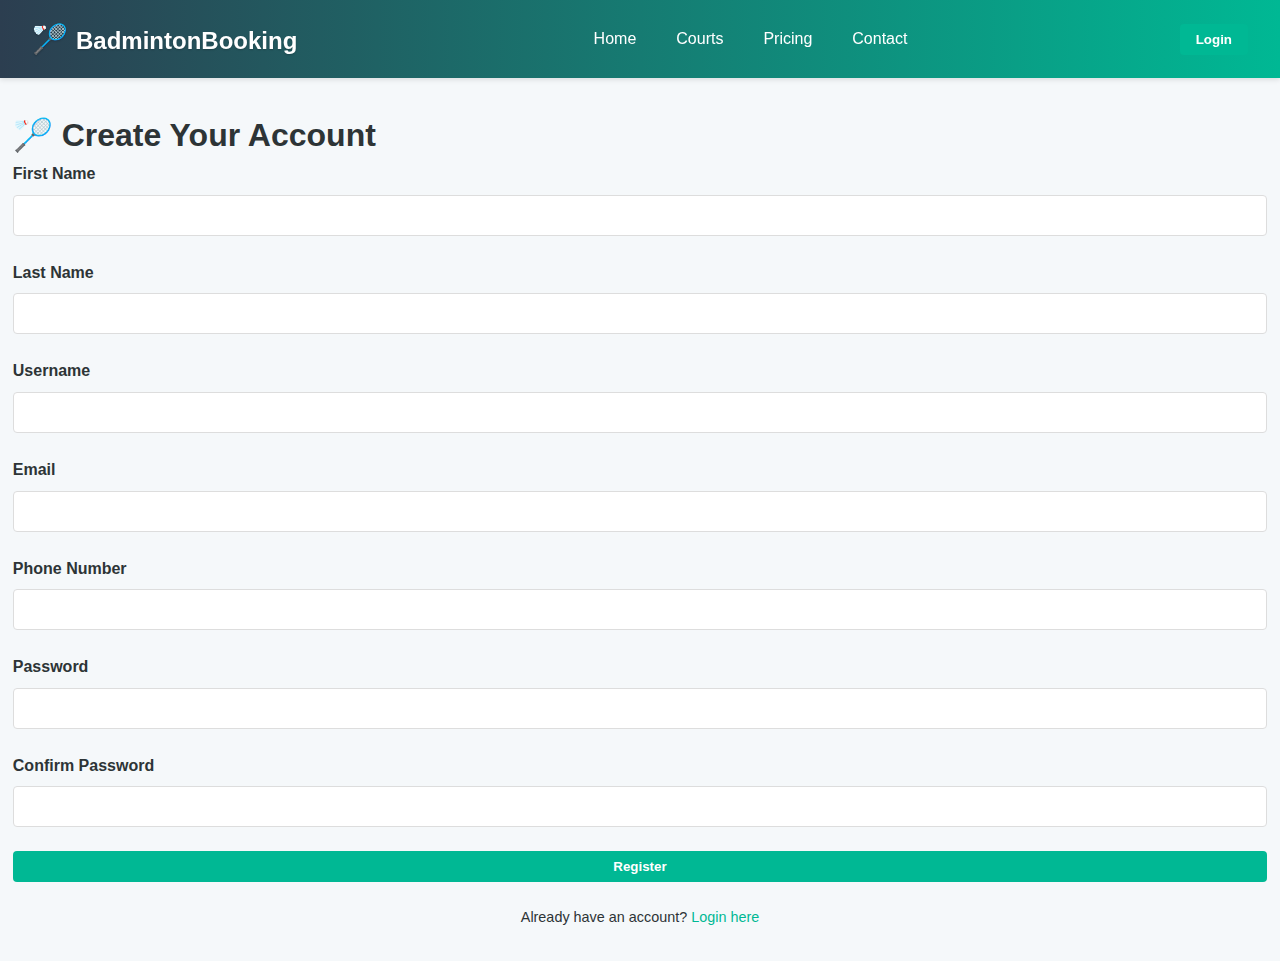
<file: register.html>
<!DOCTYPE html>
<html lang="en">
<head>
    <meta charset="UTF-8">
    <meta name="viewport" content="width=device-width, initial-scale=1.0">
    <title>Register - Badminton Court Booking</title>
    <link rel="stylesheet" href="css/styles.css">
</head>
<body id="register-page">
    <header>
        <div class="logo">BadmintonBooking</div>
        <nav>
            <ul>
                <li><a href="index.html">Home</a></li>
                <li><a href="courts.html">Courts</a></li>
                <li><a href="pricing.html">Pricing</a></li>
                <li><a href="contact.html">Contact</a></li>
            </ul>
        </nav>
        <div class="auth-container">
            <button class="btn btn-primary login-btn" id="loginBtn">Login</button>
        </div>
    </header>
    
    <div class="main-container">
        <div class="register-container">
            <h1 class="register-title">Create Your Account</h1>
            
            <form id="registerForm" class="register-form">
                <div class="form-row">
                    <div class="form-group">
                        <label for="firstName">First Name</label>
                        <input type="text" id="firstName" name="firstName" required>
                    </div>
                    <div class="form-group">
                        <label for="lastName">Last Name</label>
                        <input type="text" id="lastName" name="lastName" required>
                    </div>
                </div>
                
                <div class="form-group">
                    <label for="username">Username</label>
                    <input type="text" id="username" name="username" required>
                    <div id="usernameError" class="error-message"></div>
                </div>
                
                <div class="form-group">
                    <label for="email">Email</label>
                    <input type="email" id="email" name="email" required>
                </div>
                
                <div class="form-group">
                    <label for="phone">Phone Number</label>
                    <input type="tel" id="phone" name="phone" required>
                </div>
                
                <div class="form-row">
                    <div class="form-group">
                        <label for="password">Password</label>
                        <input type="password" id="password" name="password" required>
                    </div>
                    <div class="form-group">
                        <label for="confirmPassword">Confirm Password</label>
                        <input type="password" id="confirmPassword" name="confirmPassword" required>
                        <div id="passwordError" class="error-message"></div>
                    </div>
                </div>
                
                <div class="form-group">
                    <button type="submit" class="btn btn-primary" style="width: 100%;">Register</button>
                </div>
                
                <p class="form-note">Already have an account? <a href="#" id="showLoginLink">Login here</a></p>
            </form>
        </div>
    </div>
    
    <div class="login-modal" id="loginModal">
        <div class="modal-content">
            <span class="close-btn" id="closeLoginBtn">&times;</span>
            <div class="modal-header">
                <h2>Login</h2>
            </div>
            <form id="loginForm">
                <div class="form-group">
                    <label for="loginUsername">Username</label>
                    <input type="text" id="loginUsername" placeholder="Enter your username" required>
                </div>
                <div class="form-group">
                    <label for="loginPassword">Password</label>
                    <input type="password" id="loginPassword" placeholder="Enter your password" required>
                </div>
                <div class="modal-footer">
                    <button type="submit" class="btn btn-primary">Login</button>
                </div>
            </form>
        </div>
    </div>
    
    <script src="js/register.js"></script>
</body>
</html>
</file>
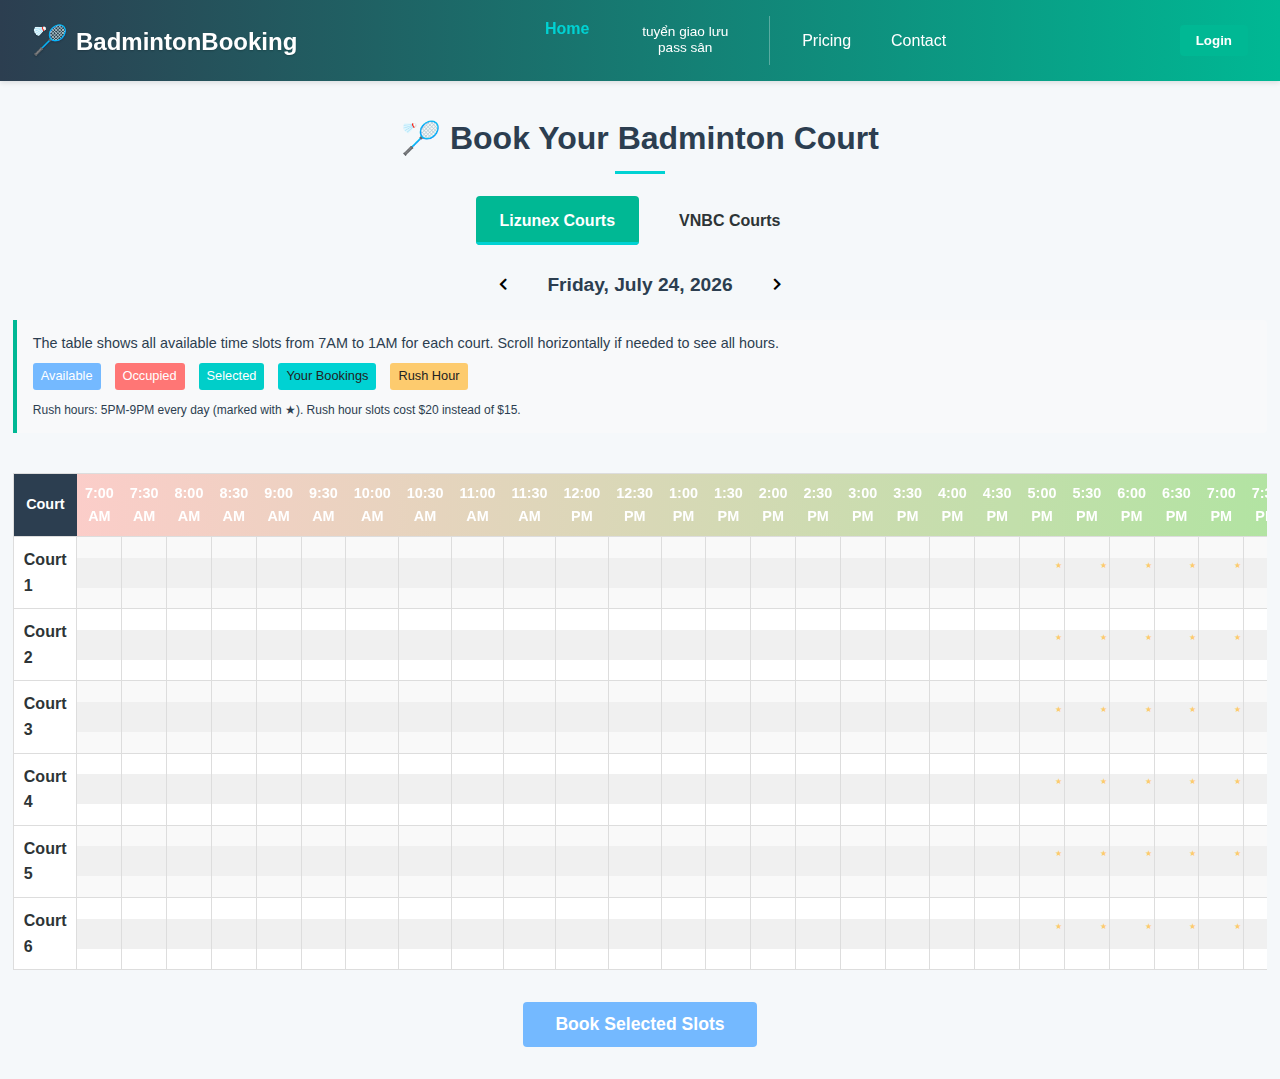
<file: admin/dashboard.html>
<!DOCTYPE html>
<html lang="en">
<head>
    <meta charset="UTF-8">
    <meta name="viewport" content="width=device-width, initial-scale=1.0">
    <title>Admin Dashboard - Badminton Court Booking</title>
    <link rel="stylesheet" href="../css/styles.css">
    <link rel="stylesheet" href="https://cdnjs.cloudflare.com/ajax/libs/font-awesome/5.15.4/css/all.min.css">
    <style>
        /* Admin-specific styles */
        .dashboard-container {
            display: grid;
            grid-template-columns: 250px 1fr;
            gap: 2rem;
        }
        
        .sidebar {
            background-color: white;
            border-radius: 8px;
            padding: 1.5rem;
            box-shadow: 0 2px 10px rgba(0, 0, 0, 0.1);
        }
        
        .sidebar-nav {
            list-style: none;
        }
        
        .sidebar-nav li {
            margin-bottom: 1rem;
        }
        
        .sidebar-nav a {
            display: block;
            padding: 0.75rem 1rem;
            color: var(--text-color);
            text-decoration: none;
            border-radius: 4px;
            transition: all 0.3s;
        }
        
        .sidebar-nav a:hover {
            background-color: var(--light-bg);
        }
        
        .sidebar-nav a.active {
            background-color: var(--primary-color);
            color: white;
        }
        
        .content-area {
            background-color: white;
            border-radius: 8px;
            padding: 1.5rem;
            box-shadow: 0 2px 10px rgba(0, 0, 0, 0.1);
        }
        
        .section-header {
            display: flex;
            justify-content: space-between;
            align-items: center;
            margin-bottom: 1.5rem;
            padding-bottom: 0.5rem;
            border-bottom: 1px solid #eee;
        }
        
        .section-title {
            font-size: 1.25rem;
            color: var(--secondary-color);
        }
        
        .pending-bookings {
            margin-bottom: 2rem;
        }
        
        table {
            width: 100%;
            border-collapse: collapse;
        }
        
        th, td {
            padding: 0.75rem;
            text-align: left;
            border-bottom: 1px solid #eee;
        }
        
        th {
            background-color: var(--light-bg);
            font-weight: bold;
        }
        
        tr:hover {
            background-color: #f9f9f9;
        }
        
        .status-badge {
            display: inline-block;
            padding: 0.25rem 0.5rem;
            border-radius: 4px;
            font-size: 0.8rem;
            font-weight: bold;
        }
        
        .status-pending {
            background-color: #f39c12;
            color: white;
        }
        
        .status-confirmed {
            background-color: #2ecc71;
            color: white;
        }
        
        .status-cancelled {
            background-color: #e74c3c;
            color: white;
        }
        
        .action-buttons {
            display: flex;
            gap: 0.5rem;
        }
        
        .day-selector {
            display: flex;
            gap: 0.5rem;
            margin-bottom: 1rem;
            flex-wrap: wrap;
        }
        
        .day-tab {
            padding: 0.5rem 1rem;
            background-color: var(--light-bg);
            border-radius: 4px;
            cursor: pointer;
        }
        
        .day-tab.active {
            background-color: var(--primary-color);
            color: white;
        }
        
        /* Notification styles */
        .notification-badge {
            position: relative;
            display: inline-flex;
            align-items: center;
            justify-content: center;
        }
        
        .notification-badge span {
            position: absolute;
            top: -5px;
            right: -8px;
            background-color: var(--accent-color);
            color: var(--dark-text);
            border-radius: 50%;
            width: 20px;
            height: 20px;
            font-size: 0.75rem;
            display: flex;
            align-items: center;
            justify-content: center;
        }
        
        .notification-container {
            position: relative;
            margin-left: 1rem;
        }
        
        .notification-toggle {
            cursor: pointer;
            color: white;
            position: relative;
            padding: 0.5rem;
        }
        
        .notification-dropdown {
            display: none;
            position: absolute;
            top: 100%;
            right: 0;
            background-color: white;
            border-radius: 8px;
            box-shadow: 0 5px 15px rgba(0,0,0,0.1);
            width: 350px;
            max-height: 400px;
            overflow-y: auto;
            z-index: 100;
        }
        
        .notification-dropdown.show {
            display: block;
        }
        
        .notification-header {
            display: flex;
            justify-content: space-between;
            align-items: center;
            padding: 0.75rem 1rem;
            border-bottom: 1px solid #eee;
        }
        
        .notification-header h3 {
            margin: 0;
            font-size: 1.1rem;
            color: var(--secondary-color);
        }
        
        .btn-mark-all-read {
            background: none;
            border: none;
            color: var(--primary-color);
            cursor: pointer;
            font-size: 0.9rem;
        }
        
        .notification-list {
            list-style: none;
            padding: 0;
            margin: 0;
        }
        
        .notification-item {
            padding: 0.75rem 1rem;
            border-bottom: 1px solid #eee;
            position: relative;
        }
        
        .notification-item:last-child {
            border-bottom: none;
        }
        
        .notification-item.unread {
            background-color: #f0f9ff;
            border-left: 3px solid var(--accent-color);
        }
        
        .notification-title {
            font-weight: bold;
            margin-bottom: 0.25rem;
            display: block;
        }
        
        .notification-time {
            font-size: 0.8rem;
            color: #777;
        }
        
        .notification-content {
            margin-top: 0.5rem;
            font-size: 0.9rem;
        }
        
        .notification-actions {
            margin-top: 0.5rem;
            text-align: right;
        }
        
        .btn-mark-read {
            background: none;
            border: none;
            color: var(--primary-color);
            cursor: pointer;
            font-size: 0.8rem;
        }
        
        .notification-item.empty {
            padding: 1rem;
            text-align: center;
            color: #777;
        }
        
        .notification-item.view-all {
            text-align: center;
            padding: 0.5rem;
            background-color: var(--light-bg);
        }
        
        .notification-item.view-all a {
            color: var(--primary-color);
            text-decoration: none;
            font-weight: bold;
        }
        
        /* All notifications page styles */
        .notification-filters {
            display: flex;
            gap: 0.5rem;
            margin-bottom: 1rem;
        }
        
        .notification-filters button {
            background-color: var(--light-bg);
            border: none;
            padding: 0.5rem 1rem;
            border-radius: 4px;
            cursor: pointer;
        }
        
        .notification-filters button.active {
            background-color: var(--primary-color);
            color: white;
        }
        
        .notification-item-large {
            background-color: white;
            border-radius: 8px;
            box-shadow: 0 2px 5px rgba(0,0,0,0.05);
            padding: 1rem;
            margin-bottom: 1rem;
        }
        
        .notification-item-large.unread {
            border-left: 4px solid var(--accent-color);
        }
        
        .notification-title-container {
            display: flex;
            align-items: center;
            gap: 0.5rem;
        }
        
        .unread-badge, .guest-badge {
            display: inline-block;
            padding: 0.2rem 0.5rem;
            border-radius: 4px;
            font-size: 0.7rem;
        }
        
        .unread-badge {
            background-color: var(--accent-color);
            color: var(--dark-text);
        }
        
        .guest-badge {
            background-color: var(--rush-hour-color);
            color: var(--dark-text);
        }
        
        .notification-details {
            margin-top: 0.5rem;
            padding: 0.5rem;
            background-color: var(--light-bg);
            border-radius: 4px;
            font-size: 0.9rem;
        }
        
        .empty-state {
            text-align: center;
            padding: 2rem;
            color: #777;
        }
        
        .notification-item-large .notification-actions {
            display: flex;
            gap: 0.5rem;
            justify-content: flex-end;
            margin-top: 1rem;
        }
        
        .notification-item-large.guest-notification {
            border-left: 4px solid var(--rush-hour-color);
            background-color: #fff9f0;
        }
        
        .booking-summary-table table {
            width: 100%;
            margin-top: 0.5rem;
            font-size: 0.9rem;
        }
        
        .highlighted-row {
            animation: highlight-row 3s;
        }
        
        @keyframes highlight-row {
            0% { background-color: rgba(0, 210, 211, 0.3); }
            100% { background-color: transparent; }
        }
    </style>
</head>
<body id="admin-page">
    <header>
        <div class="logo">BadmintonBooking</div>
        <nav>
            <ul>
                <li><a href="../index.html">Home</a></li>
                <li><a href="dashboard.html" class="active">Dashboard</a></li>
                <li><a href="reports.html">Reports</a></li>
                <li><a href="settings.html">Settings</a></li>
            </ul>
        </nav>
        <div class="auth-container" id="authContainer">
            <!-- Will be populated by JavaScript -->
        </div>
        
        <!-- Notification System -->
        <div class="notification-container">
            <div class="notification-toggle" id="notificationToggle">
                <span class="notification-badge" id="notificationBadge">
                    <span id="notificationCount">0</span>
                </span>
                <svg width="24" height="24" viewBox="0 0 24 24" fill="none" stroke="currentColor" stroke-width="2" stroke-linecap="round" stroke-linejoin="round"><path d="M18 8A6 6 0 0 0 6 8c0 7-3 9-3 9h18s-3-2-3-9"></path><path d="M13.73 21a2 2 0 0 1-3.46 0"></path></svg>
            </div>
            <div class="notification-dropdown" id="notificationDropdown">
                <div class="notification-header">
                    <h3>Notifications</h3>
                    <button class="btn-mark-all-read" id="markAllRead">Mark all as read</button>
                </div>
                <ul class="notification-list" id="notificationsList">
                    <!-- Will be populated by JavaScript -->
                </ul>
            </div>
        </div>
    </header>
    
    <div class="main-container">
        <h1 class="page-title">Admin Dashboard</h1>
        
        <div class="dashboard-container">
            <div class="sidebar">
                <ul class="sidebar-nav">
                    <li><a href="#" class="active" data-section="bookings">Bookings</a></li>
                    <li><a href="#" data-section="courts">Court Management</a></li>
                    <li><a href="#" data-section="users">User Management</a></li>
                    <li><a href="#" data-section="notifications">Notifications</a></li>
                    <li><a href="#" data-section="reports">Reports</a></li>
                    <li><a href="#" data-section="settings">Settings</a></li>
                </ul>
            </div>
            
            <div class="content-area">
                <!-- Bookings Section -->
                <div id="bookings-section" class="dashboard-section">
                    <div class="pending-bookings">
                        <div class="section-header">
                            <h2 class="section-title">All Bookings</h2>
                            <div class="search-container">
                                <input type="text" id="bookingSearch" placeholder="Search bookings..." class="search-input">
                            </div>
                        </div>
                        
                        <table>
                            <thead>
                                <tr>
                                    <th>ID</th>
                                    <th>User</th>
                                    <th>Court</th>
                                    <th>Date</th>
                                    <th>Time</th>
                                    <th>Status</th>
                                    <th>Actions</th>
                                </tr>
                            </thead>
                            <tbody id="bookingsTable">
                                <!-- Will be populated by JavaScript -->
                            </tbody>
                        </table>
                    </div>
                </div>
                
                <!-- Courts Section -->
                <div id="courts-section" class="dashboard-section" style="display: none;">
                    <div class="section-header">
                        <h2 class="section-title">Court Management</h2>
                        <button class="btn btn-primary" id="addCourtBtn">Add Court</button>
                    </div>
                    
                    <table>
                        <thead>
                            <tr>
                                <th>ID</th>
                                <th>Court Name</th>
                                <th>Status</th>
                                <th>Actions</th>
                            </tr>
                        </thead>
                        <tbody id="courtsTable">
                            <!-- Will be populated by JavaScript -->
                        </tbody>
                    </table>
                </div>
                
                <!-- Users Section -->
                <div id="users-section" class="dashboard-section" style="display: none;">
                    <div class="section-header">
                        <h2 class="section-title">User Management</h2>
                        <div class="search-container">
                            <input type="text" id="userSearch" placeholder="Search users..." class="search-input">
                        </div>
                    </div>
                    
                    <table>
                        <thead>
                            <tr>
                                <th>ID</th>
                                <th>Name</th>
                                <th>Username</th>
                                <th>Role</th>
                                <th>Actions</th>
                            </tr>
                        </thead>
                        <tbody id="usersTable">
                            <!-- Will be populated by JavaScript -->
                        </tbody>
                    </table>
                </div>
                
                <!-- Notifications Section -->
                <div id="notifications-section" class="dashboard-section" style="display: none;">
                    <div class="section-header">
                        <h2 class="section-title">All Notifications</h2>
                        <button class="btn btn-primary" id="clearAllNotifications">Clear All</button>
                    </div>
                    
                    <div class="notification-filters">
                        <button class="btn btn-sm active" data-filter="all">All</button>
                        <button class="btn btn-sm" data-filter="unread">Unread</button>
                        <button class="btn btn-sm" data-filter="read">Read</button>
                    </div>
                    
                    <div class="all-notifications-list" id="allNotificationsList">
                        <!-- Will be populated by JavaScript -->
                    </div>
                </div>
                
                <!-- Reports Section -->
                <div id="reports-section" class="dashboard-section" style="display: none;">
                    <div class="section-header">
                        <h2 class="section-title">Reports</h2>
                    </div>
                    
                    <div class="report-cards">
                        <div class="report-card">
                            <h3>Total Bookings</h3>
                            <div class="report-value" id="totalBookingsValue">0</div>
                        </div>
                        <div class="report-card">
                            <h3>Revenue</h3>
                            <div class="report-value" id="totalRevenueValue">$0.00</div>
                        </div>
                        <div class="report-card">
                            <h3>Active Users</h3>
                            <div class="report-value" id="activeUsersValue">0</div>
                        </div>
                    </div>
                </div>
                
                <!-- Settings Section -->
                <div id="settings-section" class="dashboard-section" style="display: none;">
                    <div class="section-header">
                        <h2 class="section-title">Settings</h2>
                    </div>
                    
                    <form id="settingsForm">
                        <div class="form-group">
                            <label for="courtPrice">Normal Hour Price per 30 minutes</label>
                            <input type="number" id="courtPrice" min="0" step="0.01" value="15.00">
                        </div>
                        <div class="form-group">
                            <label for="rushHourPrice">Rush Hour Price per 30 minutes</label>
                            <input type="number" id="rushHourPrice" min="0" step="0.01" value="20.00">
                        </div>
                        <div class="form-group">
                            <label for="bookingFee">Booking Fee</label>
                            <input type="number" id="bookingFee" min="0" step="0.01" value="2.00">
                        </div>
                        <div class="form-group">
                            <button type="submit" class="btn btn-primary">Save Settings</button>
                        </div>
                    </form>
                    
                    <div class="section-header" style="margin-top: 30px;">
                        <h2 class="section-title">Rush Hour Settings</h2>
                    </div>
                    
                    <form id="rushHourSettingsForm">
                        <div class="form-row">
                            <div class="form-group">
                                <label for="weekdayRushStart">Weekday Rush Hour Start</label>
                                <select id="weekdayRushStart">
                                    <option value="12">12 PM</option>
                                    <option value="13">1 PM</option>
                                    <option value="14">2 PM</option>
                                    <option value="15">3 PM</option>
                                    <option value="16">4 PM</option>
                                    <option value="17" selected>5 PM</option>
                                    <option value="18">6 PM</option>
                                </select>
                            </div>
                            <div class="form-group">
                                <label for="weekdayRushEnd">Weekday Rush Hour End</label>
                                <select id="weekdayRushEnd">
                                    <option value="20">8 PM</option>
                                    <option value="21">9 PM</option>
                                    <option value="22">10 PM</option>
                                    <option value="23" selected>11 PM</option>
                                    <option value="24">12 AM</option>
                                </select>
                            </div>
                        </div>
                        
                        <div class="form-row">
                            <div class="form-group">
                                <label for="weekendRushStart">Weekend Rush Hour Start</label>
                                <select id="weekendRushStart">
                                    <option value="7">7 AM</option>
                                    <option value="8">8 AM</option>
                                    <option value="9" selected>9 AM</option>
                                    <option value="10">10 AM</option>
                                    <option value="11">11 AM</option>
                                    <option value="12">12 PM</option>
                                </select>
                            </div>
                            <div class="form-group">
                                <label for="weekendRushEnd">Weekend Rush Hour End</label>
                                <select id="weekendRushEnd">
                                    <option value="20">8 PM</option>
                                    <option value="21">9 PM</option>
                                    <option value="22">10 PM</option>
                                    <option value="23" selected>11 PM</option>
                                    <option value="24">12 AM</option>
                                </select>
                            </div>
                        </div>
                        
                        <div class="form-group">
                            <button type="submit" class="btn btn-primary">Save Rush Hour Settings</button>
                        </div>
                    </form>
                </div>
            </div>
        </div>
    </div>
    
    <script src="../js/admin.js"></script>
</body>
</html>
</file>
<file: css/styles.css>
:root {
    --primary-color: #00b894; /* Brighter green */
    --secondary-color: #2c3e50; /* Dark blue */
    --accent-color: #00d2d3;  /* Bright cyan */
    --occupied-color: #ff7675; /* Soft red */
    --available-color: #74b9ff; /* Bright blue */
    --selected-color: #00cec9; /* Turquoise */
    --text-color: #2d3436;
    --light-bg: #f5f8fa;
    --dark-text: #222;
    --light-text: #fff;
    --border-radius: 4px;
    --box-shadow: 0 3px 12px rgba(0, 0, 0, 0.1);
    
    /* New colors for rush/normal hours */
    --rush-hour-color: #fdcb6e; /* Yellow-orange */
    --normal-hour-color: #55efc4; /* Mint green */
}

* {
    margin: 0;
    padding: 0;
    box-sizing: border-box;
    font-family: 'Arial', sans-serif;
}

body {
    background-color: var(--light-bg);
    color: var(--text-color);
    line-height: 1.6;
}

header {
    background-color: var(--secondary-color);
    background-image: linear-gradient(to right, #2c3e50, #00b894);
    color: white;
    padding: 1rem 2rem;
    display: flex;
    justify-content: space-between;
    align-items: center;
    box-shadow: 0 2px 5px rgba(0, 0, 0, 0.1);
    position: sticky;
    top: 0;
    z-index: 100;
}

.logo {
    font-size: 1.5rem;
    font-weight: bold;
    color: var(--light-text);
    text-shadow: 0 1px 2px rgba(0,0,0,0.2);
}

nav ul {
    display: flex;
    list-style: none;
}

nav ul li {
    margin-left: 1.5rem;
}

nav ul li a {
    color: var(--light-text);
    text-decoration: none;
    transition: color 0.3s;
    padding: 0.5rem;
}

nav ul li a:hover {
    color: var(--accent-color);
}

nav ul li a.active {
    color: var(--accent-color);
    font-weight: bold;
}

.auth-container {
    display: flex;
    align-items: center;
}

.admin-dashboard-btn {
    background-color: var(--accent-color);
    color: var(--dark-text);
    font-weight: bold;
    padding: 10px 15px;
    border-radius: 5px;
    margin-right: 10px;
    text-decoration: none;
    display: inline-block;
    transition: all 0.2s;
}

.admin-dashboard-btn:hover {
    background-color: #00e0e0;
    text-decoration: none;
    color: var(--dark-text);
    transform: translateY(-2px);
}

.user-info {
    display: flex;
    align-items: center;
    margin-right: 1rem;
    color: var(--light-text);
}

.user-name {
    font-weight: bold;
    margin-right: 0.5rem;
}

.btn {
    padding: 0.5rem 1rem;
    border: none;
    border-radius: var(--border-radius);
    cursor: pointer;
    font-weight: bold;
    transition: all 0.3s;
}

.btn-primary {
    background-color: var(--primary-color);
    color: var(--light-text);
}

.btn-primary:hover {
    background-color: #00a383;
    transform: translateY(-2px);
    box-shadow: 0 4px 8px rgba(0,0,0,0.1);
}

.btn-danger {
    background-color: var(--occupied-color);
    color: var(--light-text);
}

.btn-danger:hover {
    background-color: #e65a5a;
    transform: translateY(-2px);
}

.btn-nav {
    background-color: var(--secondary-color);
    color: var(--light-text);
    font-size: 0.9rem;
}

.btn-nav:hover {
    background-color: #34495e;
}

.main-container {
    width: 98%;
    max-width: none;
    margin: 2rem auto;
    padding: 0;
}

.page-title {
    text-align: center;
    margin-bottom: 2rem;
    color: var(--secondary-color);
    font-weight: 700;
    position: relative;
}

.page-title:after {
    content: '';
    position: absolute;
    bottom: -10px;
    left: 50%;
    transform: translateX(-50%);
    width: 50px;
    height: 3px;
    background-color: var(--accent-color);
}

.date-navigation {
    display: flex;
    justify-content: space-between;
    align-items: center;
    margin-bottom: 1.5rem;
    padding: 0.5rem;
    background-color: white;
    border-radius: var(--border-radius);
    box-shadow: var(--box-shadow);
}

.current-week {
    font-weight: bold;
    font-size: 1.1rem;
    color: var(--secondary-color);
}

.booking-calendar {
    margin-bottom: 2rem;
}

.courts-container {
    display: grid;
    grid-template-columns: repeat(3, 1fr);
    gap: 1rem;
    max-width: 100%;
}

.court-schedule {
    background-color: white;
    border-radius: 8px;
    overflow: hidden;
    box-shadow: var(--box-shadow);
    transition: transform 0.3s;
}

.court-schedule:hover {
    transform: translateY(-3px);
}

.court-header {
    background-color: var(--primary-color);
    color: white;
    padding: 1rem;
    text-align: center;
    position: relative;
    overflow: hidden;
}

.court-header:before {
    content: '';
    position: absolute;
    top: 0;
    left: 0;
    width: 100%;
    height: 100%;
    background-image: linear-gradient(to right, rgba(0,184,148,0), rgba(0,210,211,0.3));
    z-index: 1;
}

.court-header h2 {
    position: relative;
    z-index: 2;
}

.days-container {
    padding: 1rem;
}

.day-row {
    margin-bottom: 1.5rem;
}

.day-label {
    font-weight: bold;
    margin-bottom: 0.5rem;
    color: var(--secondary-color);
    display: flex;
    justify-content: space-between;
    align-items: center;
}

.day-date {
    font-weight: normal;
    font-size: 0.9rem;
    color: var(--text-color);
}

.time-slot-container {
    display: flex;
    flex-wrap: wrap;
    gap: 5px;
}

.court-schedule-table {
    width: 100%;
    border-collapse: collapse;
    margin-top: 1rem;
}

body#booking-page .court-schedule-table th {
    padding: 5px 1px;
    background-color: var(--secondary-color);
    color: white;
    font-size: 0.7rem;
    text-align: center;
    border: 1px solid #ddd;
    white-space: nowrap;
    min-width: 40px; /* Force minimum width for time columns */
}

body#booking-page .court-schedule-table th:first-child {
    min-width: 70px;
    position: sticky;
    left: 0;
    z-index: 10;
    background-color: var(--secondary-color);
}

body#booking-page .court-schedule-table td {
    border: 1px solid #ddd;
    padding: 0;
    min-width: 40px; /* Force minimum width for time cells */
}

body#booking-page .court-schedule-table td:first-child {
    position: sticky;
    left: 0;
    z-index: 10;
    background-color: white;
}

body#booking-page .time-slot {
    display: block;
    width: 100%;
    height: 30px; /* Increased height */
    padding: 2px;
    text-align: center;
    font-size: 0.7rem;
    cursor: pointer;
    transition: all 0.3s;
    min-width: 40px;
}

.available {
    background-color: var(--available-color);
    color: white;
}

.available:hover {
    background-color: var(--primary-color);
    transform: scale(1.05);
}

.occupied {
    background-color: var(--occupied-color);
    color: white;
    cursor: not-allowed;
}

.user-booked {
    background-color: var(--accent-color);
    color: var(--dark-text);
}

.selected {
    background-color: var(--selected-color);
    color: white;
    animation: pulse 1.5s infinite;
}

@keyframes pulse {
    0% { opacity: 1; }
    50% { opacity: 0.7; }
    100% { opacity: 1; }
}

.rush-hour {
    position: relative;
}

.rush-hour:after {
    content: '★';
    position: absolute;
    top: 1px;
    right: 1px;
    font-size: 8px;
    color: #fff;
}

.selection-summary {
    margin-bottom: 1rem;
    padding: 1rem;
    background-color: white;
    border-radius: var(--border-radius);
    box-shadow: var(--box-shadow);
    border-left: 4px solid var(--accent-color);
}

.selection-summary h3 {
    margin-bottom: 0.5rem;
    color: var(--secondary-color);
}

.selection-details {
    font-size: 0.9rem;
}

.booking-actions {
    text-align: center;
    margin: 2rem 0;
}

.btn-book {
    padding: 0.75rem 2rem;
    font-size: 1.1rem;
    background-color: var(--available-color);
    color: white;
    cursor: not-allowed;
}

.btn-book.active {
    background-color: var(--accent-color);
    color: var(--dark-text);
    cursor: pointer;
}

.btn-book.active:hover {
    background-color: #00e0e0;
    transform: translateY(-3px);
    box-shadow: 0 5px 15px rgba(0,0,0,0.1);
}

.login-modal {
    display: none;
    position: fixed;
    top: 0;
    left: 0;
    width: 100%;
    height: 100%;
    background-color: rgba(0, 0, 0, 0.5);
    z-index: 1000;
    justify-content: center;
    align-items: center;
    backdrop-filter: blur(3px);
}

.modal-content {
    background-color: white;
    padding: 2rem;
    border-radius: 8px;
    width: 100%;
    max-width: 400px;
    position: relative;
    box-shadow: 0 10px 25px rgba(0,0,0,0.2);
    animation: modal-slide-in 0.3s ease-out;
}

@keyframes modal-slide-in {
    from { transform: translateY(-30px); opacity: 0; }
    to { transform: translateY(0); opacity: 1; }
}

.modal-header {
    margin-bottom: 1.5rem;
    text-align: center;
}

.form-group {
    margin-bottom: 1.5rem;
}

.form-group label {
    display: block;
    margin-bottom: 0.5rem;
    font-weight: bold;
}

.form-group input {
    width: 100%;
    padding: 0.75rem;
    border: 1px solid #ddd;
    border-radius: 4px;
    transition: border-color 0.3s;
}

.form-group input:focus {
    border-color: var(--accent-color);
    outline: none;
    box-shadow: 0 0 0 3px rgba(0,210,211,0.2);
}

.modal-footer {
    text-align: center;
    margin-top: 1rem;
}

.close-btn {
    position: absolute;
    top: 1rem;
    right: 1rem;
    font-size: 1.5rem;
    cursor: pointer;
    color: #777;
    transition: all 0.2s;
}

.close-btn:hover {
    color: var(--occupied-color);
    transform: rotate(90deg);
}

.form-note {
    text-align: center;
    margin-top: 1rem;
    font-size: 0.9rem;
}

.form-note a {
    color: var(--primary-color);
    text-decoration: none;
}

.form-note a:hover {
    text-decoration: underline;
}

.court-tabs {
    display: flex;
    justify-content: center;
    margin-bottom: 1.5rem;
}

.court-tab {
    padding: 0.75rem 1.5rem;
    background-color: var(--light-bg);
    border-radius: var(--border-radius);
    margin: 0 0.5rem;
    cursor: pointer;
    font-weight: bold;
    transition: all 0.3s;
    position: relative;
    overflow: hidden;
}

.court-tab:before {
    content: '';
    position: absolute;
    bottom: 0;
    left: 0;
    width: 100%;
    height: 3px;
    background-color: var(--accent-color);
    transform: scaleX(0);
    transition: transform 0.3s;
}

.court-tab:hover:before {
    transform: scaleX(0.5);
}

.court-tab.active {
    background-color: var(--primary-color);
    color: white;
}

.court-tab.active:before {
    transform: scaleX(1);
}

.hidden {
    display: none;
}

/* Legend styles */
.legend-item {
    display: inline-block;
    padding: 3px 8px;
    margin-right: 10px;
    border-radius: 3px;
    font-size: 0.8rem;
}

.legend-available {
    background-color: var(--available-color);
    color: white;
}

.legend-occupied {
    background-color: var(--occupied-color);
    color: white;
}

.legend-selected {
    background-color: var(--selected-color);
    color: white;
}

.legend-user-booked {
    background-color: var(--accent-color);
    color: var(--dark-text);
}

.legend-rush-hour {
    background-color: var(--rush-hour-color);
    color: var(--dark-text);
}

.legend-normal-hour {
    background-color: var(--normal-hour-color);
    color: var(--dark-text);
}

/* Form validation styles */
.error-message {
    color: var(--occupied-color);
    font-size: 0.85rem;
    margin-top: 0.25rem;
}

input.error {
    border-color: var(--occupied-color);
}

/* Payment page styles */
.payment-card {
    background-color: white;
    border-radius: 8px;
    padding: 2rem;
    box-shadow: 0 5px 20px rgba(0, 0, 0, 0.1);
    border-top: 4px solid var(--primary-color);
}

.booking-summary {
    margin-bottom: 2rem;
}

.summary-title {
    font-size: 1.25rem;
    color: var(--secondary-color);
    margin-bottom: 1rem;
    padding-bottom: 0.5rem;
    border-bottom: 1px solid #eee;
}

.summary-table {
    width: 100%;
    border-collapse: collapse;
    margin-bottom: 1.5rem;
}

.summary-table th, .summary-table td {
    padding: 0.75rem;
    text-align: left;
    border-bottom: 1px solid #eee;
}

.summary-table th {
    background-color: var(--light-bg);
    font-weight: bold;
}

.price-summary {
    margin-top: 1.5rem;
    padding-top: 1rem;
    border-top: 1px solid #eee;
}

.price-row {
    display: flex;
    justify-content: space-between;
    margin-bottom: 0.5rem;
}

.total-price {
    font-size: 1.25rem;
    font-weight: bold;
    color: var(--primary-color);
}

.contact-method {
    margin-top: 2rem;
}

.contact-title {
    font-size: 1.25rem;
    color: var(--secondary-color);
    margin-bottom: -1rem;
}

.contact-info {
    background-color: var(--light-bg);
    padding: 1.5rem;
    border-radius: 8px;
    text-align: center;
    margin: 1rem 0;
}

.phone-number {
    font-size: 1.5rem;
    font-weight: bold;
    margin: 1rem 0;
    color: var(--primary-color);
}

.instruction {
    margin-bottom: 1rem;
    line-height: 1.5;
}

.action-buttons {
    display: flex;
    justify-content: center;
    margin-top: 2rem;
    gap: 1rem;
}

/* Success visualization */
.success-icon {
    text-align: center;
    margin: 1rem 0 2rem;
}

#confirmationDetails {
    background-color: #f8f9fa;
    padding: 1.5rem;
    border-radius: 8px;
    margin-bottom: 2rem;
    border-left: 4px solid var(--primary-color);
}

#confirmationDetails p {
    margin-bottom: 0.75rem;
}

/* Pricing page styling */
.pricing-card {
    background-color: white;
    border-radius: 10px;
    box-shadow: 0 5px 15px rgba(0,0,0,0.05);
    overflow: hidden;
    transition: transform 0.3s, box-shadow 0.3s;
}

.pricing-card:hover {
    transform: translateY(-5px);
    box-shadow: 0 10px 25px rgba(0,0,0,0.1);
}

.pricing-card-header {
    background-color: var(--primary-color);
    color: white;
    padding: 20px;
    text-align: center;
    position: relative;
    overflow: hidden;
}

.pricing-card-header:before {
    content: '';
    position: absolute;
    top: 0;
    left: 0;
    width: 100%;
    height: 100%;
    background-image: linear-gradient(to right, rgba(0,184,148,0), rgba(0,210,211,0.3));
    z-index: 1;
}

.pricing-card.rush-hour .pricing-card-header {
    background-color: var(--rush-hour-color);
    color: var(--dark-text);
}

.pricing-card.rush-hour .pricing-card-header:before {
    background-image: linear-gradient(to right, rgba(253,203,110,0), rgba(253,203,110,0.3));
}

.pricing-card.normal-hour .pricing-card-header {
    background-color: var(--normal-hour-color);
    color: var(--dark-text);
}

.pricing-card.normal-hour .pricing-card-header:before {
    background-image: linear-gradient(to right, rgba(85,239,196,0), rgba(85,239,196,0.3));
}

.pricing-card h2 {
    margin: 0;
    font-size: 1.8rem;
    position: relative;
    z-index: 2;
}

.pricing-features li i {
    color: var(--primary-color);
}

.pricing-card.rush-hour .pricing-features li i {
    color: var(--rush-hour-color);
}

.pricing-card.normal-hour .pricing-features li i {
    color: var(--normal-hour-color);
}

.guest-info-summary {
    background-color: #f2fbf6;
    padding: 1rem;
    border-radius: 5px;
    margin-bottom: 1rem;
    border-left: 4px solid var(--primary-color);
}

/* Admin notification system styling updates */
.notification-badge {
    position: relative;
    display: inline-flex;
    align-items: center;
    justify-content: center;
}

.notification-badge .badge {
    position: absolute;
    top: -5px;
    right: -8px;
    background-color: var(--accent-color);
    color: var(--dark-text);
    border-radius: 50%;
    width: 20px;
    height: 20px;
    font-size: 0.75rem;
    display: flex;
    align-items: center;
    justify-content: center;
}

.notification-item.unread {
    background-color: #f0f9ff;
    border-left: 3px solid var(--accent-color);
}

/* Guest badge styling */
.guest-badge {
    background-color: var(--accent-color);
    color: var(--dark-text);
    font-size: 0.7rem;
    padding: 2px 6px;
    border-radius: 10px;
    margin-left: 8px;
}

/* For tables in admin dashboard */
.notification-item-large.guest-notification {
    border-left: 4px solid var(--accent-color);
    background-color: #f0ffff;
}

.guest-info-summary {
    background-color: #f2fbf6;
    padding: 1rem;
    border-radius: 5px;
    margin-bottom: 1rem;
    border-left: 4px solid var(--primary-color);
}

.payment-qr-code {
    text-align: center;
    margin-top: 2rem;
    padding: 1rem;
    background-color: #f8f9fa;
    border-radius: 8px;
}

.payment-qr-code h3 {
    margin-bottom: 1rem;
    color: var(--secondary-color);
}

.qr-image {
    width: 200px;
    height: 200px;
    margin: 0 auto 1rem;
    border: 1px solid #ddd;
    padding: 10px;
    background-color: white;
}

/* Style for guest notifications in admin panel */
.notification-item.guest-notification {
    border-left: 4px solid var(--accent-color);
}

.booking-instructions {
    background-color: #f8f9fa;
    border-left: 4px solid var(--primary-color);
    padding: 0.75rem 1rem;
    margin-bottom: 1.5rem;
    border-radius: 0 4px 4px 0;
    font-size: 0.9rem;
    color: var(--secondary-color);
}

.booking-instructions p {
    margin: 0;
    margin-bottom: 0.5rem;
}

.booking-instructions p:last-child {
    margin-bottom: 0;
}

/* Admin Notice */
.admin-notice {
    background-color: #fff3cd;
    border: 1px solid #ffeeba;
    padding: 15px;
    margin-bottom: 20px;
    border-radius: 5px;
    border-left: 4px solid #fdcb6e;
}

.admin-notice h3 {
    color: #856404;
    margin-top: 0;
}

/* Responsive styles */
@media (max-width: 768px) {
    .courts-container {
        grid-template-columns: 1fr;
    }
    
    header {
        flex-direction: column;
        padding: 1rem;
    }
    
    nav ul {
        margin: 1rem 0;
    }
    
    .auth-container {
        width: 100%;
        justify-content: center;
    }
    
    .court-tab {
        padding: 0.5rem 1rem;
        font-size: 0.9rem;
    }
    
    .time-slot {
        height: 25px;
        padding: 3px 1px;
        font-size: 0.65rem;
    }
    
    .court-schedule-table th {
        padding: 4px 2px;
        font-size: 0.65rem;
    }
    
    .pricing-cards {
        grid-template-columns: 1fr;
    }
    
    .action-buttons {
        flex-direction: column;
    }
}
/* Add badminton icons to logo and titles */
.logo:before {
    content: "🏸 ";
    font-size: 1.2em;
}

.page-title:before {
    content: "🏸 ";
}

h1:before {
    content: "🏸 ";
}

.section-title:before {
    content: "🏸 ";
    font-size: 0.9em;
}/* Updated time-slot styles */
body#booking-page .time-slot {
    display: block;
    width: 100%;
    height: 30px; /* Increased height */
    padding: 2px;
    text-align: center;
    font-size: 0.7rem;
    cursor: pointer;
    transition: all 0.3s;
    min-width: 40px;
}

.available {
    background-color: #f0f0f0; /* Light gray */
    color: #333; /* Darker text for contrast */
}

.available:hover {
    background-color: var(--primary-color);
    color: white;
    transform: scale(1.05);
}

.occupied {
    background-color: var(--occupied-color);
    color: white;
    cursor: not-allowed;
}

.user-booked {
    background-color: var(--accent-color);
    color: var(--dark-text);
}

.selected {
    background-color: var(--selected-color);
    color: white;
    animation: pulse 1.5s infinite;
}


/* Update rush hour definition */
function isRushHour(time, day) {
    const hour = parseInt(time.split(':')[0]);
    const isWeekend = (day === 'Sat' || day === 'Sun');
    
    if (isWeekend) {
        return hour >= 9 && hour < 23; 
    } else {
        return hour >= 17 && hour < 23; 
    }
}
</file>
